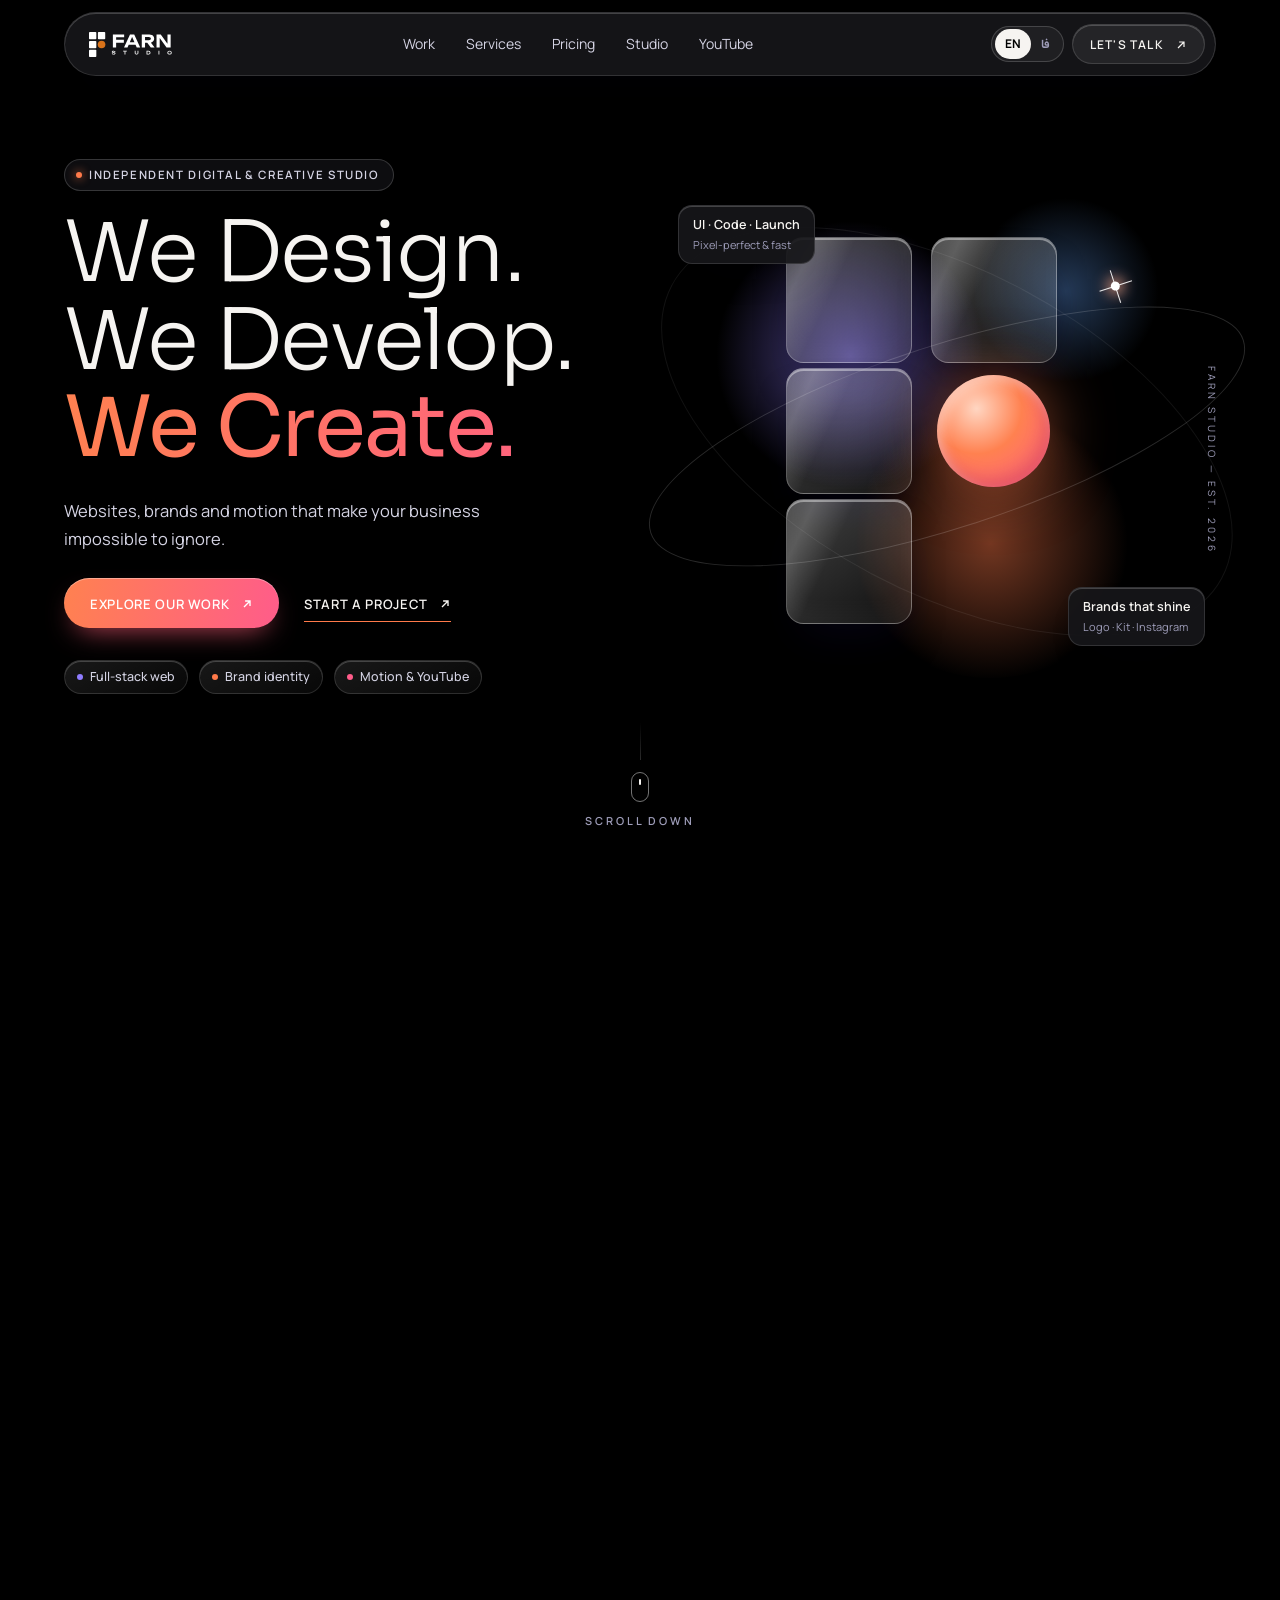
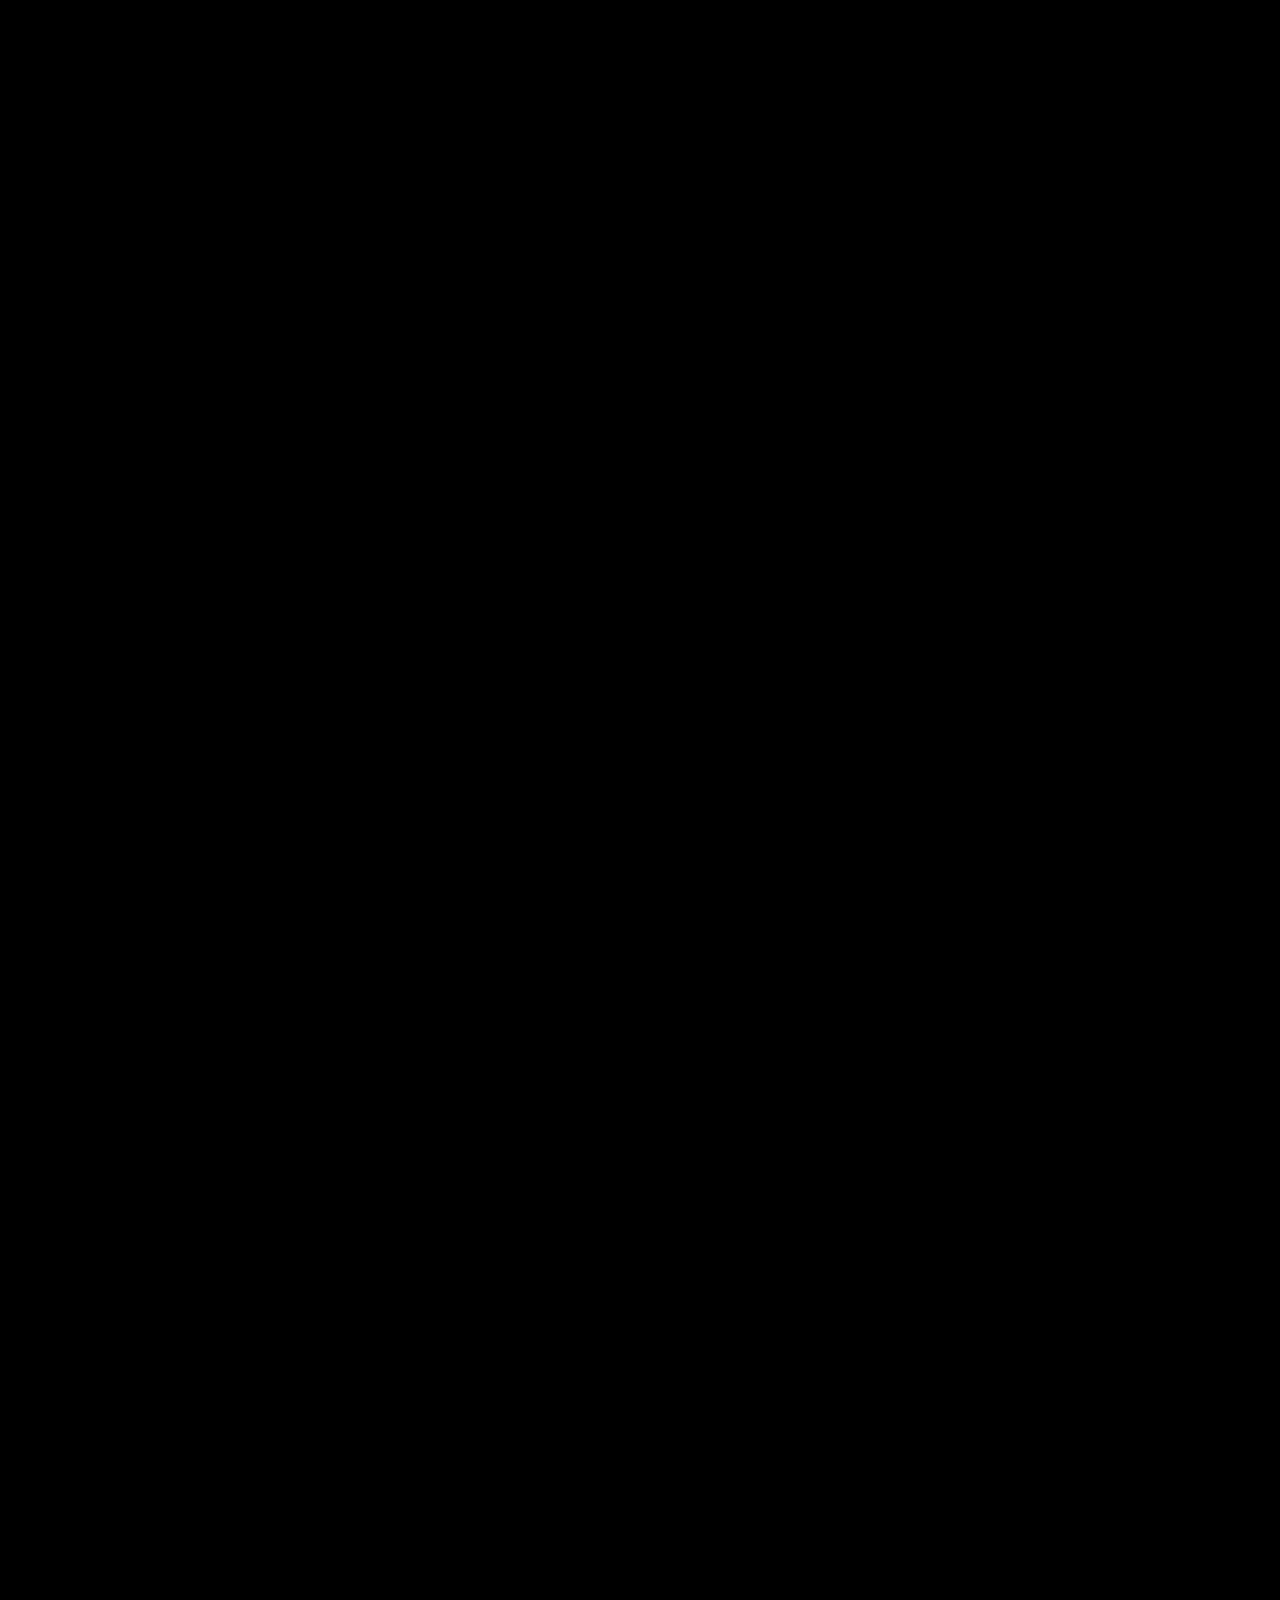
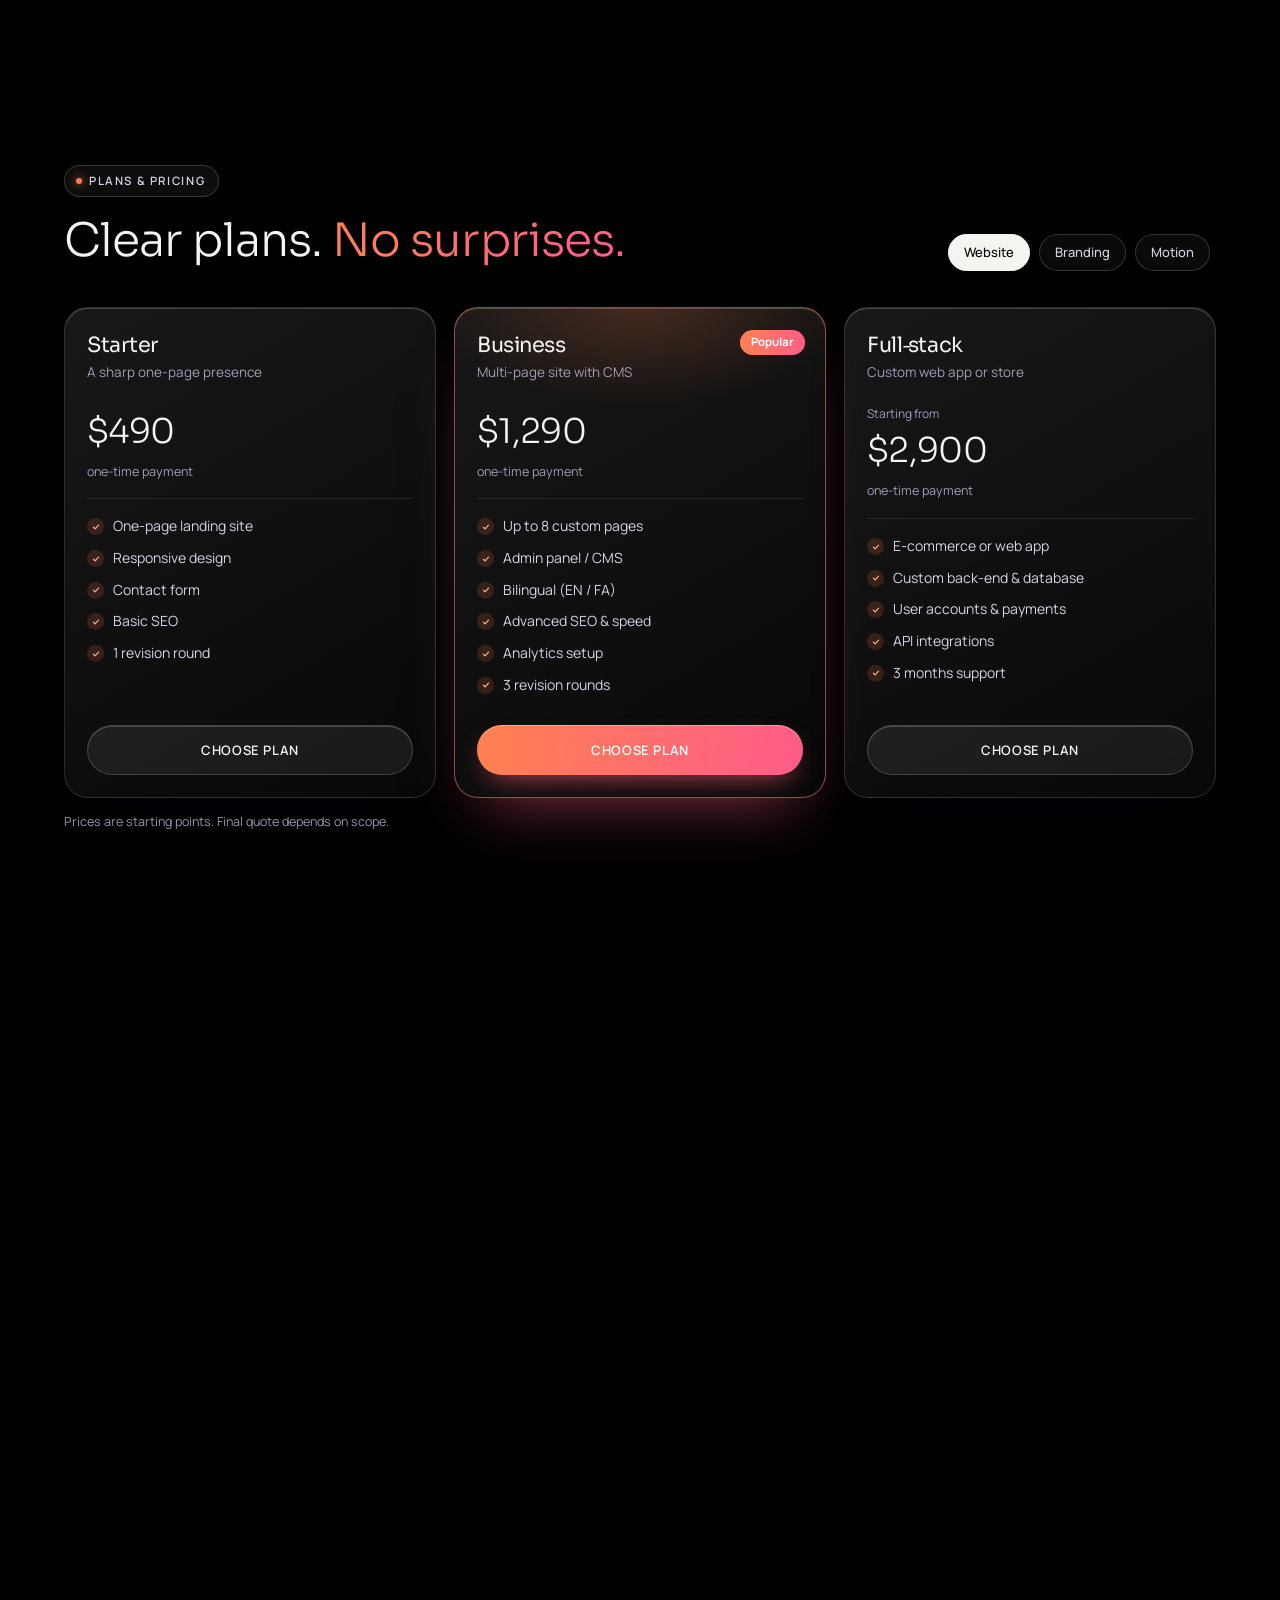
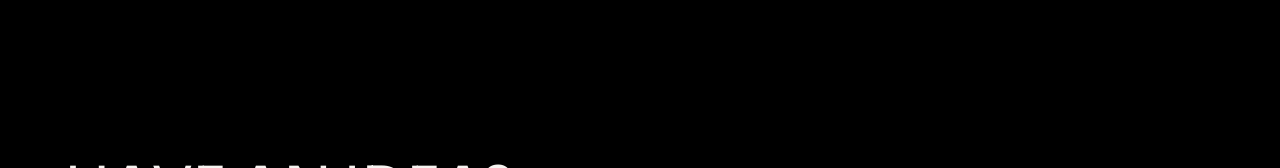
<file: index.html>
<!doctype html>
<html lang="en" dir="ltr">
<head>
  <meta charset="utf-8">
  <meta name="viewport" content="width=device-width, initial-scale=1, viewport-fit=cover">
  <title>FARN Studio — Design, Develop, Create</title>
  <meta name="description" content="FARN Studio is an independent studio for full‑stack websites, brand identity and motion.">
  <meta name="theme-color" content="#000000">

  <!-- Icons: white + orange FARN mark (tab / search), black background for the installed web app -->
  <link rel="icon" href="assets/brand/favicon.ico" sizes="any">
  <link rel="icon" href="assets/brand/favicon.svg" type="image/svg+xml">
  <link rel="icon" href="assets/brand/favicon-32.png" type="image/png" sizes="32x32">
  <link rel="apple-touch-icon" href="assets/brand/apple-touch-icon.png" sizes="180x180">
  <link rel="manifest" href="site.webmanifest">
  <meta name="apple-mobile-web-app-title" content="FARN">
  <meta name="apple-mobile-web-app-status-bar-style" content="black">
  <meta name="application-name" content="FARN Studio">

  <!-- Social / search -->
  <meta property="og:type" content="website">
  <meta property="og:site_name" content="FARN Studio">
  <meta property="og:title" content="FARN Studio — Design, Develop, Create">
  <meta property="og:description" content="Full‑stack websites, brand identity and motion — in English and Persian.">
  <meta property="og:url" content="https://hadi-ashrafi.github.io/farn-studio/">
  <meta property="og:image" content="https://hadi-ashrafi.github.io/farn-studio/assets/brand/icon-512.png">
  <meta name="twitter:card" content="summary">
  <link rel="canonical" href="https://hadi-ashrafi.github.io/farn-studio/">
  <link rel="alternate" hreflang="en" href="https://hadi-ashrafi.github.io/farn-studio/?lang=en">
  <link rel="alternate" hreflang="fa" href="https://hadi-ashrafi.github.io/farn-studio/?lang=fa">

  <!-- Styles first; fonts load without blocking the first paint -->
  <link rel="stylesheet" href="css/style.css">
  <link rel="preconnect" href="https://fonts.googleapis.com">
  <link rel="preconnect" href="https://fonts.gstatic.com" crossorigin>
  <link rel="stylesheet" href="https://fonts.googleapis.com/css2?family=Sora:wght@300;400;600&family=Manrope:wght@400;500;600&family=Vazirmatn:wght@400;500;600;700;800&display=swap" media="print" onload="this.media='all'">
  <noscript><link rel="stylesheet" href="https://fonts.googleapis.com/css2?family=Sora:wght@300;400;600&family=Manrope:wght@400;500;600&family=Vazirmatn:wght@400;500;600;700;800&display=swap"></noscript>
</head>
<body>
  <div class="ambient" aria-hidden="true"></div>

  <!-- ===== Header ===== -->
  <header class="header" id="header">
    <div class="container"><div class="header-inner glass blur">
      <a href="#top" class="logo" aria-label="FARN Studio">
        <img src="assets/brand/farn-horizontal-reversed.svg" alt="FARN Studio" width="120" height="40">
      </a>

      <nav class="menu" id="menu" aria-label="Main">
        <a href="#work" data-i18n="nav.work">Work</a>
        <a href="#services" data-i18n="nav.services">Services</a>
        <a href="#pricing" data-i18n="nav.pricing">Pricing</a>
        <a href="#studio" data-i18n="nav.studio">Studio</a>
        <a href="#youtube" data-i18n="nav.youtube">YouTube</a>
        <a href="#contact" class="menu-cta" data-i18n="nav.cta">Let's talk</a>
        <div class="menu-lang"><small data-i18n="nav.lang">Language</small><button class="lang js-lang" type="button" aria-label="Change language"><span data-lang="en">EN</span><span data-lang="fa">فا</span></button></div>
      </nav>

      <div class="header-actions">
        <button class="lang js-lang" id="langToggle" type="button" aria-label="Change language">
          <span data-lang="en">EN</span><span data-lang="fa">فا</span>
        </button>
        <a href="#contact" class="btn-outline talk">
          <span data-i18n="nav.cta">Let's talk</span>
          <svg class="ar" viewBox="0 0 16 16" width="12" height="12" aria-hidden="true"><path d="M4 12 12 4M5.5 4H12v6.5" fill="none" stroke="currentColor" stroke-width="1.6"/></svg>
        </a>
        <button class="burger" id="burger" type="button" aria-label="Menu" aria-expanded="false" aria-controls="menu"><span></span><span></span></button>
      </div>
    </div></div>
  </header>

  <main id="top">

    <!-- ===== Hero ===== -->
    <section class="hero">
      <div class="container hero-grid">
        <div class="hero-copy">
          <p class="eyebrow reveal" data-i18n="hero.eyebrow">Independent digital & creative studio</p>
          <h1 class="hero-title reveal">
            <span data-i18n="hero.l1">We Design.</span>
            <span data-i18n="hero.l2">We Develop.</span>
            <span class="accent" data-i18n="hero.l3">We Create.</span>
          </h1>
          <p class="hero-sub reveal" data-i18n="hero.sub">Websites, brands and motion that make your business impossible to ignore.</p>
          <div class="hero-ctas reveal">
            <a href="#work" class="btn btn-accent">
              <span data-i18n="hero.cta1">Explore our work</span>
              <svg class="ar" viewBox="0 0 16 16" width="12" height="12" aria-hidden="true"><path d="M4 12 12 4M5.5 4H12v6.5" fill="none" stroke="currentColor" stroke-width="1.8"/></svg>
            </a>
            <a href="#contact" class="link-line">
              <span data-i18n="hero.cta2">Start a project</span>
              <svg class="ar" viewBox="0 0 16 16" width="12" height="12" aria-hidden="true"><path d="M4 12 12 4M5.5 4H12v6.5" fill="none" stroke="currentColor" stroke-width="1.8"/></svg>
            </a>
          </div>
          <div class="hero-badges reveal">
            <span class="glass"><i class="dot-violet"></i><b data-i18n="hero.b1">Full‑stack web</b></span>
            <span class="glass"><i class="dot-coral"></i><b data-i18n="hero.b2">Brand identity</b></span>
            <span class="glass"><i class="dot-rose"></i><b data-i18n="hero.b3">Motion & YouTube</b></span>
          </div>
        </div>

        <!-- Brand visual: the FARN grid + sun, with orbit lines -->
        <div class="hero-art" aria-hidden="true">
          <span class="glow g1"></span><span class="glow g2"></span><span class="glow g3"></span>
          <div class="orbit o1"><i class="star"></i></div>
          <div class="orbit o2"></div>
          <div class="fgrid">
            <span class="sq q1"></span>
            <span class="sq q2"></span>
            <span class="sq q3"></span>
            <span class="sq q4"></span>
            <span class="sun"></span>
          </div>
          <span class="vtext" data-i18n="hero.vtext">FARN STUDIO — EST. 2026</span>
          <span class="art-chip blur ac1"><span data-i18n="hero.c1">UI · Code · Launch</span><small data-i18n="hero.c1s">Pixel‑perfect, fast</small></span>
          <span class="art-chip blur ac2"><span data-i18n="hero.c2">Brand that shines</span><small data-i18n="hero.c2s">Logo · Kit · Instagram</small></span>
        </div>
      </div>
      <a href="#services" class="scroll-cue"><span class="cue-line"></span><span class="mouse"><i></i></span><span data-i18n="hero.scroll">Scroll down</span></a>
    </section>

    <!-- ===== Services ===== -->
    <section class="section services-sec" id="services">
      <div class="container split">
        <header class="split-head reveal">
          <p class="eyebrow" data-i18n="services.eyebrow">What we do</p>
          <h2 class="h2" data-i18n="services.title">Turning ideas into impactful solutions.</h2>
        </header>
        <ol class="svc-list rail">
          <li class="svc glass reveal">
            <span class="ic"><svg viewBox="0 0 32 32" aria-hidden="true"><rect x="4" y="6" width="24" height="16" rx="2"/><path d="M12 27h8M16 22v5"/></svg></span>
            <span class="num">01</span>
            <h3 data-i18n="svc.1">Digital Design</h3>
            <p data-i18n="svc.1d">UI/UX, landing pages, prototypes</p>
          </li>
          <li class="svc glass reveal">
            <span class="ic"><svg viewBox="0 0 32 32" aria-hidden="true"><path d="M11 9 4 16l7 7M21 9l7 7-7 7"/></svg></span>
            <span class="num">02</span>
            <h3 data-i18n="svc.2">Full‑stack Development</h3>
            <p data-i18n="svc.2d">Websites, stores, web apps</p>
          </li>
          <li class="svc glass reveal">
            <span class="ic"><svg viewBox="0 0 32 32" aria-hidden="true"><rect x="5" y="5" width="9" height="9" rx="2"/><rect x="18" y="5" width="9" height="9" rx="2"/><rect x="5" y="18" width="9" height="9" rx="2"/><circle cx="22.5" cy="22.5" r="4"/></svg></span>
            <span class="num">03</span>
            <h3 data-i18n="svc.3">Brand Identity</h3>
            <p data-i18n="svc.3d">Logo, guidelines, visual system</p>
          </li>
          <li class="svc glass reveal">
            <span class="ic"><svg viewBox="0 0 32 32" aria-hidden="true"><rect x="5" y="5" width="22" height="22" rx="6"/><circle cx="16" cy="16" r="5"/><circle cx="22.5" cy="9.5" r=".8"/></svg></span>
            <span class="num">04</span>
            <h3 data-i18n="svc.4">Instagram Design</h3>
            <p data-i18n="svc.4d">Posts, stories, feed planning</p>
          </li>
          <li class="svc glass reveal">
            <span class="ic"><svg viewBox="0 0 32 32" aria-hidden="true"><path d="M10 7v18l15-9z"/></svg></span>
            <span class="num">05</span>
            <h3 data-i18n="svc.5">Motion & Video</h3>
            <p data-i18n="svc.5d">Animation, explainers, YouTube</p>
          </li>
        </ol>
      </div>
    </section>

    <!-- ===== Selected works ===== -->
    <section class="section" id="work">
      <div class="container split">
        <header class="split-head reveal">
          <p class="eyebrow" data-i18n="work.eyebrow">Selected works</p>
          <h2 class="h2" data-i18n-html="work.title">Ideas in action.</h2>
          <p class="muted" data-i18n="work.sub">Our websites open live — click a project to try it on desktop, tablet or mobile.</p>
          <div class="filters" id="filters" role="tablist">
            <button class="chip on" data-filter="all" data-i18n="work.f.all">All</button>
            <button class="chip" data-filter="web" data-i18n="work.f.web">Web</button>
            <button class="chip" data-filter="brand" data-i18n="work.f.brand">Brand</button>
            <button class="chip" data-filter="motion" data-i18n="work.f.motion">Motion</button>
          </div>
        </header>
        <div class="works rail" id="works"></div>
      </div>
    </section>

    <!-- ===== Motion band ===== -->
    <section class="section" id="motion"><div class="container"><div class="motion-band glass">
      <a class="mb-art" id="mbArt" target="_blank" rel="noopener" aria-label="YouTube">
        <span class="mb-sun"></span>
        <span class="mb-sq s1"></span><span class="mb-sq s2"></span><span class="mb-sq s3"></span><span class="mb-sq s4"></span><span class="mb-sq s5"></span>
        <span class="play-btn"><svg viewBox="0 0 24 24" width="18" height="18"><path d="M8 5v14l11-7z" fill="currentColor"/></svg></span>
      </a>
      <div class="mb-copy reveal">
        <p class="eyebrow" data-i18n="motion.eyebrow">Motion playground</p>
        <h2 class="h2" data-i18n-html="motion.title">A world <span class="accent">in motion.</span></h2>
        <p class="muted" data-i18n="motion.sub">Animations, stories and visual experiments for brands and our YouTube channel.</p>
        <a class="link-line" id="mbLink" target="_blank" rel="noopener">
          <span data-i18n="motion.cta">Watch more</span>
          <svg class="ar" viewBox="0 0 16 16" width="12" height="12" aria-hidden="true"><path d="M4 12 12 4M5.5 4H12v6.5" fill="none" stroke="currentColor" stroke-width="1.8"/></svg>
        </a>
      </div>
    </div></div></section>

    <!-- ===== Pricing ===== -->
    <section class="section" id="pricing">
      <div class="container">
        <div class="pricing-head reveal">
          <div>
            <p class="eyebrow" data-i18n="pricing.eyebrow">Plans & pricing</p>
            <h2 class="h2" data-i18n-html="pricing.title">Clear plans. <span class="accent">No surprises.</span></h2>
          </div>
          <div class="tabs" id="planTabs" role="tablist">
            <button class="chip on" data-plan="web" data-i18n="pricing.tab.web">Website</button>
            <button class="chip" data-plan="brand" data-i18n="pricing.tab.brand">Branding</button>
            <button class="chip" data-plan="motion" data-i18n="pricing.tab.motion">Motion</button>
          </div>
        </div>
        <div class="plans rail" id="plans"></div>
        <div class="plans-dots" id="planDots" aria-hidden="true"></div>
        <p class="note" data-i18n="pricing.note">Prices are starting points. Final quote depends on scope.</p>
      </div>
    </section>

    <!-- ===== About ===== -->
    <section class="section about" id="studio">
      <div class="container about-grid">
        <div class="reveal">
          <p class="eyebrow" data-i18n="about.eyebrow">About FARN</p>
          <h2 class="h2" data-i18n-html="about.title">We turn ideas into digital <span class="accent">experiences.</span></h2>
        </div>
        <div class="about-text reveal">
          <p data-i18n="about.p1">FARN is an independent creative studio for design, development and visual storytelling.</p>
          <p data-i18n="about.p2">“Farn” is the old Persian word for glory — the light that sets a brand apart. That's what we build.</p>
          <a href="#contact" class="btn-outline"><span data-i18n="about.cta">Work with us</span>
            <svg class="ar" viewBox="0 0 16 16" width="12" height="12" aria-hidden="true"><path d="M4 12 12 4M5.5 4H12v6.5" fill="none" stroke="currentColor" stroke-width="1.6"/></svg></a>
        </div>
        <div class="about-art glass reveal" aria-hidden="true">
          <div class="pattern" id="pattern"></div>
        </div>
      </div>
    </section>

    <!-- ===== YouTube ===== -->
    <section class="section yt-sec" id="youtube">
      <div class="container yt-grid">
        <div class="reveal">
          <p class="eyebrow" data-i18n="yt.eyebrow">On YouTube</p>
          <h2 class="h2" data-i18n-html="yt.title">Beyond the screen.</h2>
        </div>
        <div class="videos rail" id="videos"></div>
        <a class="subscribe glass" id="subLink" target="_blank" rel="noopener">
          <span data-i18n="yt.sub">Subscribe</span>
          <svg viewBox="0 0 24 24" width="22" height="22" aria-hidden="true"><path d="M21.6 7.2a2.5 2.5 0 0 0-1.8-1.8C18.2 5 12 5 12 5s-6.2 0-7.8.4A2.5 2.5 0 0 0 2.4 7.2 26 26 0 0 0 2 12a26 26 0 0 0 .4 4.8 2.5 2.5 0 0 0 1.8 1.8C5.8 19 12 19 12 19s6.2 0 7.8-.4a2.5 2.5 0 0 0 1.8-1.8A26 26 0 0 0 22 12a26 26 0 0 0-.4-4.8zM10 15V9l5.2 3z" fill="currentColor"/></svg>
        </a>
      </div>
    </section>

    <!-- ===== Contact ===== -->
    <section class="section contact-sec" id="contact">
      <div class="container">
        <div class="cta-band reveal">
          <h2 class="cta-title">
            <span data-i18n="cta.l1">Have an idea?</span>
            <span class="accent" data-i18n="cta.l2">Let's make it real.</span>
          </h2>
          <span class="cta-line" aria-hidden="true"></span>
        </div>

        <div class="contact-grid">
          <div class="contact-info glass reveal">
            <p class="muted" data-i18n="contact.sub">Tell us about your business and what you need. We reply within 24 hours.</p>
            <ul class="c-links">
              <li><a id="phoneLink"><small data-i18n="contact.phone">Phone</small><span id="phoneText" dir="ltr"></span></a></li>
              <li><a id="emailLink"><small data-i18n="contact.email">Email</small><span id="emailText" dir="ltr"></span></a></li>
              <li><a id="igLink" target="_blank" rel="noopener"><small data-i18n="contact.ig">Instagram</small><span id="igText" dir="ltr"></span></a></li>
              <li><a id="ytLink" target="_blank" rel="noopener"><small data-i18n="contact.yt">YouTube</small><span id="ytText" dir="ltr"></span></a></li>
            </ul>
          </div>

          <form class="form glass reveal" id="contactForm" novalidate>
            <div class="row2">
              <label class="field"><span><b data-i18n="contact.f.name">Your name</b> <em class="req">*</em></span><input id="f-name" type="text" autocomplete="name" required></label>
              <label class="field"><span><b data-i18n="contact.f.phone">Mobile number</b> <em class="req">*</em></span><input id="f-phone" type="tel" inputmode="tel" autocomplete="tel" dir="ltr" placeholder="0912 345 6789" required></label>
            </div>
            <label class="field"><span><b data-i18n="contact.f.email">Email</b> <i class="opt" data-i18n="contact.f.optional">(optional)</i></span><input id="f-email" type="email" autocomplete="email" dir="ltr" placeholder="name@example.com"></label>

            <div class="field">
              <span id="planLabel" data-i18n="contact.f.plan">Plan</span>
              <div class="dd" id="planDD">
                <button type="button" class="dd-btn" id="planBtn" aria-haspopup="listbox" aria-expanded="false" aria-labelledby="planLabel planBtn">
                  <span class="dd-val" id="planValue"></span>
                  <svg class="dd-chev" viewBox="0 0 24 24" width="18" height="18" aria-hidden="true"><path d="M6 9l6 6 6-6" fill="none" stroke="currentColor" stroke-width="2" stroke-linecap="round" stroke-linejoin="round"/></svg>
                </button>
                <ul class="dd-list" id="planList" role="listbox" tabindex="-1" aria-labelledby="planLabel"></ul>
              </div>
              <input type="hidden" id="f-plan" name="plan" value="custom">
            </div>

            <label class="field"><span><b data-i18n="contact.f.msg">About your project</b></span><textarea id="f-msg" rows="4"></textarea></label>
            <button class="btn btn-accent" type="submit">
              <span data-i18n="contact.f.send">Start a project</span>
              <svg class="ar" viewBox="0 0 16 16" width="12" height="12" aria-hidden="true"><path d="M4 12 12 4M5.5 4H12v6.5" fill="none" stroke="currentColor" stroke-width="1.8"/></svg>
            </button>
            <p class="form-msg" id="formMsg" role="status"></p>
          </form>
        </div>
      </div>
    </section>
  </main>

  <footer class="footer">
    <div class="container"><div class="footer-inner glass">
      <img src="assets/brand/farn-horizontal-reversed.svg" alt="FARN Studio" width="96" height="32" loading="lazy" decoding="async">
      <p>© <span id="year"></span> FARN Studio. <span data-i18n="footer.rights">All rights reserved.</span></p>
      <a class="f-phone" id="fPhoneLink"><svg viewBox="0 0 24 24" width="16" height="16" aria-hidden="true"><path d="M5 4h4l2 5-2.5 1.5a11 11 0 0 0 5 5L15 13l5 2v4a2 2 0 0 1-2 2A16 16 0 0 1 3 6a2 2 0 0 1 2-2" fill="none" stroke="currentColor" stroke-width="1.8" stroke-linejoin="round"/></svg><span id="fPhoneText" dir="ltr"></span></a>
      <div class="socials">
        <a id="fYt" target="_blank" rel="noopener" aria-label="YouTube"><svg viewBox="0 0 24 24"><path d="M21.6 7.2a2.5 2.5 0 0 0-1.8-1.8C18.2 5 12 5 12 5s-6.2 0-7.8.4A2.5 2.5 0 0 0 2.4 7.2 26 26 0 0 0 2 12a26 26 0 0 0 .4 4.8 2.5 2.5 0 0 0 1.8 1.8C5.8 19 12 19 12 19s6.2 0 7.8-.4a2.5 2.5 0 0 0 1.8-1.8A26 26 0 0 0 22 12a26 26 0 0 0-.4-4.8zM10 15V9l5.2 3z" fill="currentColor"/></svg></a>
        <a id="fIg" target="_blank" rel="noopener" aria-label="Instagram"><svg viewBox="0 0 24 24"><rect x="3" y="3" width="18" height="18" rx="5" fill="none" stroke="currentColor" stroke-width="1.8"/><circle cx="12" cy="12" r="4" fill="none" stroke="currentColor" stroke-width="1.8"/><circle cx="17.3" cy="6.7" r="1.2" fill="currentColor"/></svg></a>
        <a id="fMail" aria-label="Email"><svg viewBox="0 0 24 24"><rect x="3" y="5" width="18" height="14" rx="2" fill="none" stroke="currentColor" stroke-width="1.8"/><path d="m4 7 8 6 8-6" fill="none" stroke="currentColor" stroke-width="1.8"/></svg></a>
      </div>
    </div></div>
  </footer>

  <!-- ===== Live project viewer ===== -->
  <div class="viewer" id="viewer" role="dialog" aria-modal="true" aria-labelledby="viewerTitle" hidden>
    <div class="viewer-backdrop" data-close></div>
    <div class="viewer-panel">
      <div class="viewer-bar">
        <h3 id="viewerTitle"></h3>
        <span class="v-url" id="viewerUrl" dir="ltr"></span>
        <div class="devices" id="devices">
          <button class="dev on" data-dev="desktop" aria-label="Desktop"><svg viewBox="0 0 24 24"><rect x="3" y="4" width="18" height="12" rx="2"/><path d="M8 20h8M12 16v4"/></svg></button>
          <button class="dev" data-dev="tablet" aria-label="Tablet"><svg viewBox="0 0 24 24"><rect x="5" y="3" width="14" height="18" rx="2"/></svg></button>
          <button class="dev" data-dev="mobile" aria-label="Mobile"><svg viewBox="0 0 24 24"><rect x="8" y="3" width="8" height="18" rx="2"/></svg></button>
        </div>
        <a class="icon-btn" id="viewerRepo" target="_blank" rel="noopener" aria-label="GitHub"><svg viewBox="0 0 24 24"><path d="M9 19c-4 1.5-4-2-6-2.5m12 5v-3.5c0-1 .1-1.4-.5-2 2.8-.3 5.5-1.4 5.5-6a4.6 4.6 0 0 0-1.3-3.2 4.2 4.2 0 0 0-.1-3.2s-1.1-.3-3.5 1.3a12 12 0 0 0-6.2 0C6.5 2.8 5.4 3.1 5.4 3.1a4.2 4.2 0 0 0-.1 3.2A4.6 4.6 0 0 0 4 9.5c0 4.6 2.7 5.7 5.5 6-.6.6-.6 1.2-.5 2V21"/></svg></a>
        <a class="icon-btn" id="viewerOpen" target="_blank" rel="noopener" aria-label="Open in new tab"><svg viewBox="0 0 24 24"><path d="M14 4h6v6M20 4l-9 9M18 14v5a1 1 0 0 1-1 1H5a1 1 0 0 1-1-1V7a1 1 0 0 1 1-1h5"/></svg></a>
        <button class="icon-btn" data-close aria-label="Close"><svg viewBox="0 0 24 24"><path d="M6 6l12 12M18 6 6 18"/></svg></button>
      </div>
      <div class="viewer-stage">
        <div class="frame-wrap" id="frameWrap" data-dev="desktop">
          <div class="frame-loader"></div>
          <iframe id="viewerFrame" title="Project preview" referrerpolicy="no-referrer" sandbox="allow-scripts allow-same-origin allow-forms allow-popups"></iframe>
        </div>
        <p class="frame-hint" data-i18n="viewer.hint">Preview blank? Some sites block embedding — use “open in new tab”.</p>
      </div>
    </div>
  </div>

  <script src="js/config.js" defer></script>
  <script src="js/i18n.js" defer></script>
  <script src="js/main.js" defer></script>
</body>
</html>
</file>
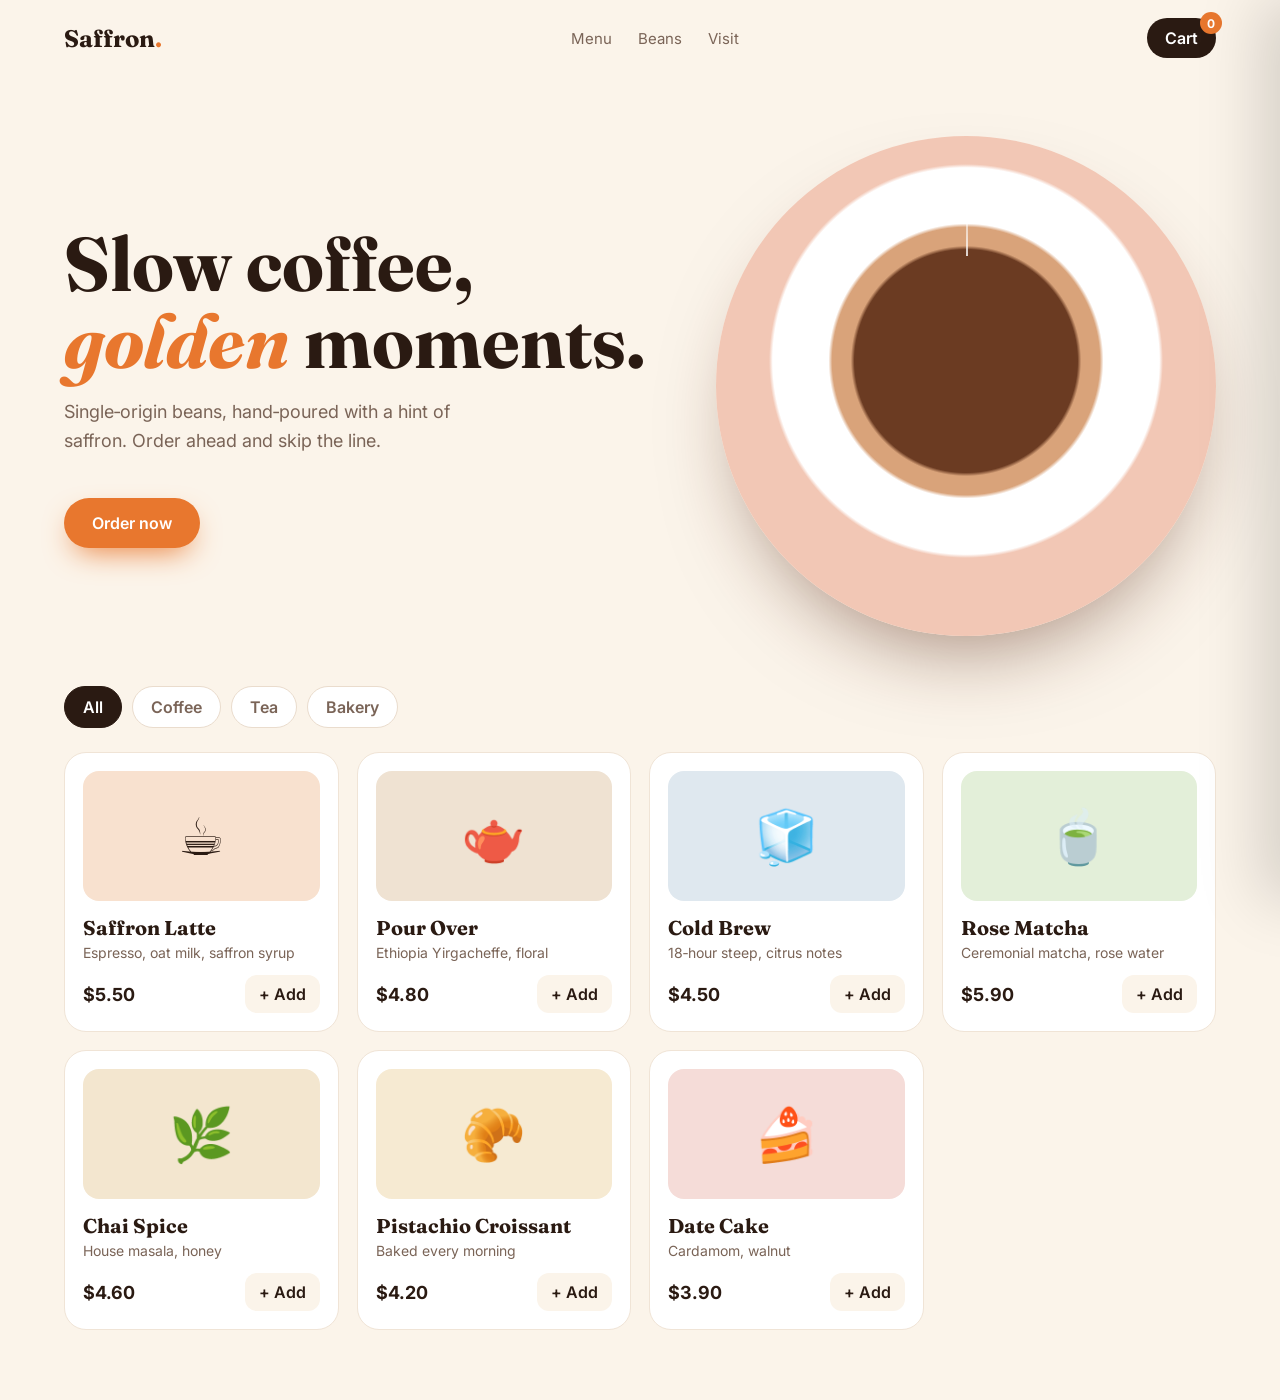
<file: work/demo-cafe/index.html>
<!doctype html>
<html lang="en">
<head>
<meta charset="utf-8">
<meta name="viewport" content="width=device-width, initial-scale=1">
<title>Saffron Café</title>
<link href="https://fonts.googleapis.com/css2?family=Fraunces:opsz,wght@9..144,600;9..144,700&family=Inter:wght@400;500;600&display=swap" rel="stylesheet">
<style>
  :root { --ink:#2a1a12; --cream:#fbf4ea; --saf:#e8772e; --rose:#f2c7b5; --muted:#7a6457; }
  *{box-sizing:border-box} body{margin:0;font-family:Inter,system-ui,sans-serif;background:var(--cream);color:var(--ink)}
  a{color:inherit;text-decoration:none} button{font:inherit;cursor:pointer;border:0}
  header{position:sticky;top:0;z-index:5;display:flex;align-items:center;justify-content:space-between;padding:18px 5vw;background:rgba(251,244,234,.85);backdrop-filter:blur(10px)}
  .logo{font-family:Fraunces,serif;font-size:24px;font-weight:700} .logo span{color:var(--saf)}
  nav{display:flex;gap:26px;font-size:15px;color:var(--muted)} nav a:hover{color:var(--ink)}
  .cart-btn{position:relative;background:var(--ink);color:#fff;padding:10px 18px;border-radius:999px;font-weight:600}
  .cart-btn b{position:absolute;top:-6px;right:-6px;min-width:22px;height:22px;border-radius:11px;background:var(--saf);font-size:12px;display:grid;place-items:center;transition:transform .3s}
  .cart-btn b.bump{transform:scale(1.35)}
  .hero{display:grid;grid-template-columns:1.1fr .9fr;gap:40px;align-items:center;padding:60px 5vw 40px}
  h1{font-family:Fraunces,serif;font-size:clamp(40px,6vw,76px);line-height:1.02;margin:0 0 18px}
  h1 em{color:var(--saf);font-style:italic}
  .hero p{color:var(--muted);font-size:18px;max-width:440px;line-height:1.6}
  .cta{display:inline-block;margin-top:24px;background:var(--saf);color:#fff;padding:15px 28px;border-radius:999px;font-weight:600;box-shadow:0 12px 30px -10px var(--saf)}
  .cup{aspect-ratio:1;border-radius:50%;background:radial-gradient(circle at 50% 45%,#6b3b22 0 30%,#d9a37a 31% 36%,#fff 37% 52%,var(--rose) 53%);position:relative;box-shadow:0 40px 80px -30px rgba(80,30,10,.5)}
  .cup::after{content:"";position:absolute;left:50%;top:6%;width:2px;height:18%;background:linear-gradient(transparent,rgba(255,255,255,.8));animation:steam 3s infinite}
  @keyframes steam{50%{transform:translateY(-12px) scaleY(1.3);opacity:.4}}
  .tabs{display:flex;gap:10px;padding:10px 5vw 24px;flex-wrap:wrap}
  .tab{padding:10px 18px;border-radius:999px;background:#fff;color:var(--muted);font-weight:600;border:1px solid #eadccd}
  .tab.on{background:var(--ink);color:#fff;border-color:var(--ink)}
  .menu{display:grid;grid-template-columns:repeat(auto-fill,minmax(230px,1fr));gap:18px;padding:0 5vw 70px}
  .item{background:#fff;border-radius:22px;padding:18px;border:1px solid #f0e4d6;transition:transform .3s}
  .item:hover{transform:translateY(-4px)}
  .pic{height:130px;border-radius:16px;margin-bottom:14px;display:grid;place-items:center;font-size:52px}
  .item h3{margin:0 0 4px;font-family:Fraunces,serif;font-size:20px} .item p{margin:0;color:var(--muted);font-size:14px}
  .row{display:flex;justify-content:space-between;align-items:center;margin-top:14px}
  .row b{font-size:18px} .add{background:var(--cream);color:var(--ink);padding:9px 14px;border-radius:12px;font-weight:600}
  .add:hover{background:var(--saf);color:#fff}
  .drawer{position:fixed;top:0;right:0;bottom:0;width:min(380px,100%);background:#fff;box-shadow:-20px 0 60px rgba(0,0,0,.15);transform:translateX(100%);transition:transform .45s cubic-bezier(.2,.8,.2,1);z-index:10;display:flex;flex-direction:column;padding:24px}
  .drawer.open{transform:none} .drawer h2{font-family:Fraunces,serif;margin:0 0 16px}
  .lines{flex:1;overflow:auto} .line{display:flex;justify-content:space-between;padding:12px 0;border-bottom:1px solid #f2e8dc}
  .total{display:flex;justify-content:space-between;font-weight:700;font-size:18px;margin:18px 0}
  .close{position:absolute;top:18px;right:20px;background:none;font-size:22px}
  .empty{color:var(--muted)}
  @media(max-width:720px){.hero{grid-template-columns:1fr}.cup{max-width:260px;margin:auto}nav{display:none}}
</style>
</head>
<body>
<header>
  <div class="logo">Saffron<span>.</span></div>
  <nav><a href="#menu">Menu</a><a href="#menu">Beans</a><a href="#menu">Visit</a></nav>
  <button class="cart-btn" id="cartBtn">Cart <b id="count">0</b></button>
</header>
<section class="hero">
  <div>
    <h1>Slow coffee,<br><em>golden</em> moments.</h1>
    <p>Single‑origin beans, hand‑poured with a hint of saffron. Order ahead and skip the line.</p>
    <a class="cta" href="#menu">Order now</a>
  </div>
  <div class="cup"></div>
</section>
<div class="tabs" id="tabs"></div>
<section class="menu" id="menu"></section>
<aside class="drawer" id="drawer">
  <button class="close" id="close">✕</button>
  <h2>Your order</h2>
  <div class="lines" id="lines"></div>
  <div class="total"><span>Total</span><span id="total">$0.00</span></div>
  <button class="cta" style="border:0;width:100%" onclick="alert('Demo checkout ✨')">Checkout</button>
</aside>
<script>
const items=[
 {n:"Saffron Latte",d:"Espresso, oat milk, saffron syrup",p:5.5,c:"Coffee",e:"☕",bg:"#f8e1cf"},
 {n:"Pour Over",d:"Ethiopia Yirgacheffe, floral",p:4.8,c:"Coffee",e:"🫖",bg:"#efe2d2"},
 {n:"Cold Brew",d:"18‑hour steep, citrus notes",p:4.5,c:"Coffee",e:"🧊",bg:"#dfe8ef"},
 {n:"Rose Matcha",d:"Ceremonial matcha, rose water",p:5.9,c:"Tea",e:"🍵",bg:"#e3efd9"},
 {n:"Chai Spice",d:"House masala, honey",p:4.6,c:"Tea",e:"🌿",bg:"#f3e6cf"},
 {n:"Pistachio Croissant",d:"Baked every morning",p:4.2,c:"Bakery",e:"🥐",bg:"#f6ead2"},
 {n:"Date Cake",d:"Cardamom, walnut",p:3.9,c:"Bakery",e:"🍰",bg:"#f5dcd8"},
];
const cats=["All",...new Set(items.map(i=>i.c))];let cat="All";const cart={};
const $=s=>document.querySelector(s);
function tabs(){$("#tabs").innerHTML=cats.map(c=>`<button class="tab ${c===cat?"on":""}" data-c="${c}">${c}</button>`).join("")}
function menu(){$("#menu").innerHTML=items.map((it,i)=>cat!=="All"&&it.c!==cat?"":`<div class="item"><div class="pic" style="background:${it.bg}">${it.e}</div><h3>${it.n}</h3><p>${it.d}</p><div class="row"><b>$${it.p.toFixed(2)}</b><button class="add" data-i="${i}">+ Add</button></div></div>`).join("")}
function draw(){const ks=Object.keys(cart);let tot=0,n=0;$("#lines").innerHTML=ks.length?ks.map(k=>{const it=items[k];tot+=it.p*cart[k];n+=cart[k];return`<div class="line"><span>${cart[k]} × ${it.n}</span><b>$${(it.p*cart[k]).toFixed(2)}</b></div>`}).join(""):'<p class="empty">Your cart is empty.</p>';$("#total").textContent="$"+tot.toFixed(2);const c=$("#count");c.textContent=n;c.classList.add("bump");setTimeout(()=>c.classList.remove("bump"),250)}
$("#tabs").onclick=e=>{const b=e.target.closest(".tab");if(!b)return;cat=b.dataset.c;tabs();menu()};
$("#menu").onclick=e=>{const b=e.target.closest(".add");if(!b)return;cart[b.dataset.i]=(cart[b.dataset.i]||0)+1;draw()};
$("#cartBtn").onclick=()=>$("#drawer").classList.add("open");$("#close").onclick=()=>$("#drawer").classList.remove("open");
tabs();menu();draw();
</script>
</body>
</html>
</file>
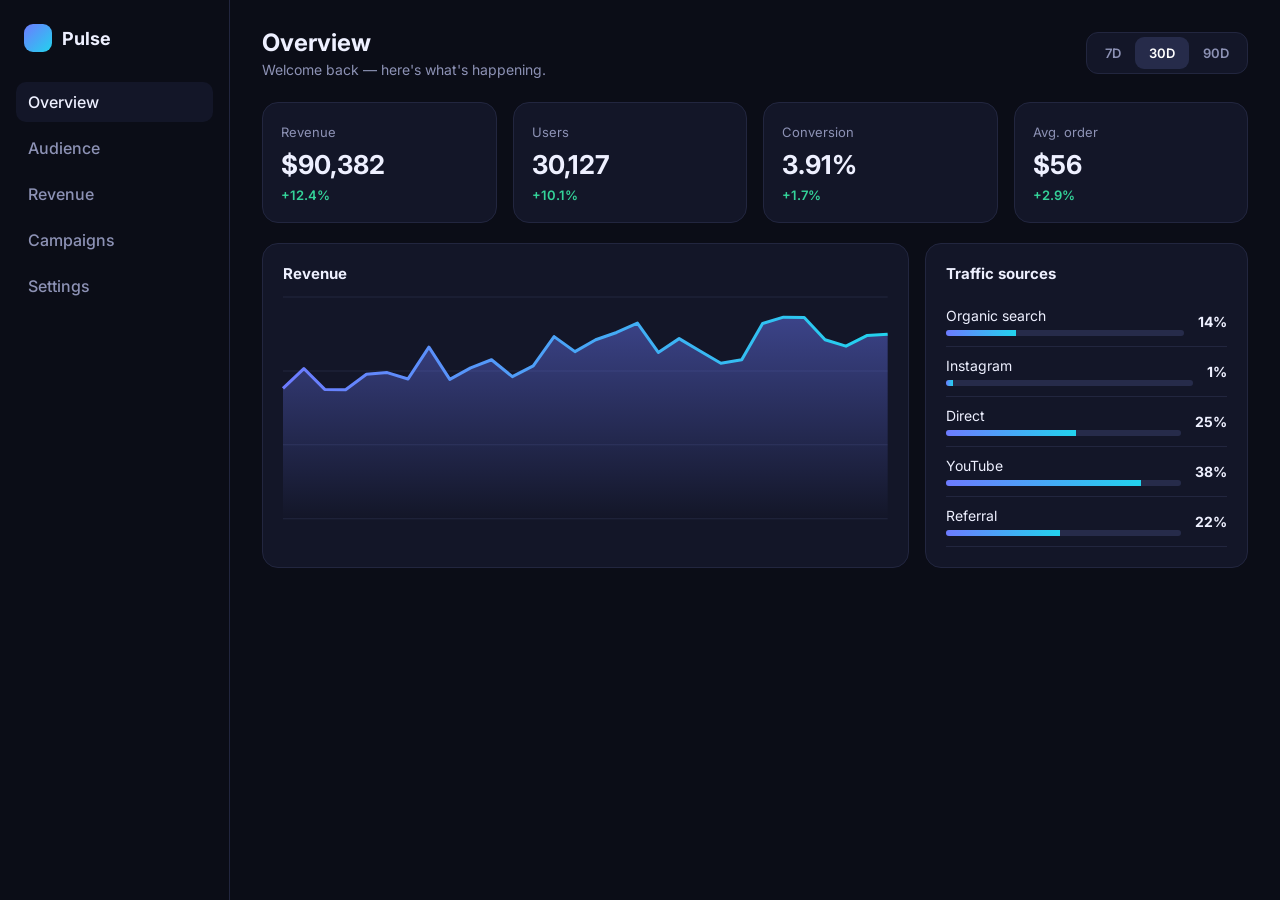
<file: work/demo-dashboard/index.html>
<!doctype html>
<html lang="en">
<head>
<meta charset="utf-8">
<meta name="viewport" content="width=device-width, initial-scale=1">
<title>Pulse Analytics</title>
<link href="https://fonts.googleapis.com/css2?family=Inter:wght@400;500;600;700&display=swap" rel="stylesheet">
<style>
  :root{--bg:#0b0d17;--panel:#131628;--line:#22263f;--text:#eef0ff;--muted:#8d92b5;--a:#6d7bff;--b:#22d3ee;--ok:#34d399}
  *{box-sizing:border-box}body{margin:0;font-family:Inter,system-ui,sans-serif;background:var(--bg);color:var(--text);display:flex;min-height:100vh}
  button{font:inherit;color:inherit;border:0;cursor:pointer;background:none}
  aside{width:230px;flex:none;border-right:1px solid var(--line);padding:24px 16px;display:flex;flex-direction:column;gap:6px}
  .brand{display:flex;align-items:center;gap:10px;font-weight:700;font-size:18px;margin:0 8px 24px}
  .brand i{width:28px;height:28px;border-radius:9px;background:linear-gradient(135deg,var(--a),var(--b))}
  .nav{padding:10px 12px;border-radius:10px;color:var(--muted);text-align:left;font-weight:500}
  .nav.on,.nav:hover{background:var(--panel);color:var(--text)}
  main{flex:1;padding:28px 32px;min-width:0}
  .top{display:flex;justify-content:space-between;align-items:center;gap:16px;flex-wrap:wrap;margin-bottom:24px}
  h1{margin:0;font-size:24px} .top p{margin:4px 0 0;color:var(--muted);font-size:14px}
  .seg{display:flex;background:var(--panel);border:1px solid var(--line);border-radius:12px;padding:4px}
  .seg button{padding:8px 14px;border-radius:9px;color:var(--muted);font-weight:600;font-size:13px}.seg .on{background:#262b4a;color:#fff}
  .kpis{display:grid;grid-template-columns:repeat(4,1fr);gap:16px;margin-bottom:20px}
  .kpi{background:var(--panel);border:1px solid var(--line);border-radius:16px;padding:18px}
  .kpi span{color:var(--muted);font-size:13px}.kpi b{display:block;font-size:26px;margin:8px 0 4px}.kpi em{font-style:normal;color:var(--ok);font-size:13px;font-weight:600}
  .grid{display:grid;grid-template-columns:2fr 1fr;gap:16px}
  .card{background:var(--panel);border:1px solid var(--line);border-radius:16px;padding:20px;position:relative}
  .card h2{margin:0 0 14px;font-size:15px}
  svg{width:100%;height:auto;display:block;overflow:visible}
  .tip{position:absolute;pointer-events:none;background:#fff;color:#111;font-size:12px;font-weight:600;padding:6px 10px;border-radius:8px;transform:translate(-50%,-130%);opacity:0;transition:opacity .15s;white-space:nowrap}
  .src{display:flex;justify-content:space-between;align-items:center;padding:10px 0;border-bottom:1px solid var(--line);font-size:14px}
  .bar{height:6px;border-radius:3px;background:#262b4a;margin-top:6px;overflow:hidden}.bar i{display:block;height:100%;background:linear-gradient(90deg,var(--a),var(--b));transition:width .8s}
  @media(max-width:900px){aside{display:none}.kpis{grid-template-columns:repeat(2,1fr)}.grid{grid-template-columns:1fr}main{padding:20px}}
</style>
</head>
<body>
<aside>
  <div class="brand"><i></i>Pulse</div>
  <button class="nav on">Overview</button><button class="nav">Audience</button><button class="nav">Revenue</button><button class="nav">Campaigns</button><button class="nav">Settings</button>
</aside>
<main>
  <div class="top">
    <div><h1>Overview</h1><p>Welcome back — here's what's happening.</p></div>
    <div class="seg" id="seg"><button data-r="7">7D</button><button data-r="30" class="on">30D</button><button data-r="90">90D</button></div>
  </div>
  <div class="kpis" id="kpis"></div>
  <div class="grid">
    <div class="card"><h2>Revenue</h2><svg id="chart" viewBox="0 0 600 240"></svg><div class="tip" id="tip"></div></div>
    <div class="card"><h2>Traffic sources</h2><div id="srcs"></div></div>
  </div>
</main>
<script>
const $=s=>document.querySelector(s);
function rnd(seed){return()=>((seed=Math.imul(seed^seed>>>15,seed|1)+0x6d2b79f5|0)>>>0)/4294967296}
function render(r){
  const R=rnd(r*97);const pts=Array.from({length:r>30?45:r},(_,i)=>2000+i*40+R()*900);
  const tot=pts.reduce((a,b)=>a+b,0);
  const k=[["Revenue","$"+Math.round(tot).toLocaleString(),"+"+(8+R()*10).toFixed(1)+"%"],["Users",Math.round(tot/3).toLocaleString(),"+"+(4+R()*8).toFixed(1)+"%"],["Conversion",(2+R()*2).toFixed(2)+"%","+"+(R()*2).toFixed(1)+"%"],["Avg. order","$"+(40+R()*30).toFixed(0),"+"+(R()*5).toFixed(1)+"%"]];
  $("#kpis").innerHTML=k.map(([a,b,c])=>`<div class="kpi"><span>${a}</span><b>${b}</b><em>${c}</em></div>`).join("");
  const W=600,H=220,max=Math.max(...pts)*1.1,step=W/(pts.length-1);
  const xy=pts.map((v,i)=>[i*step,H-v/max*H]);
  const d=xy.map((p,i)=>(i?"L":"M")+p[0].toFixed(1)+" "+p[1].toFixed(1)).join(" ");
  $("#chart").innerHTML=`<defs><linearGradient id="g" x1="0" x2="0" y1="0" y2="1"><stop offset="0" stop-color="#6d7bff" stop-opacity=".45"/><stop offset="1" stop-color="#6d7bff" stop-opacity="0"/></linearGradient><linearGradient id="l" x1="0" x2="1"><stop offset="0" stop-color="#6d7bff"/><stop offset="1" stop-color="#22d3ee"/></linearGradient></defs>
  ${[0,1,2,3].map(i=>`<line x1="0" x2="${W}" y1="${i*H/3}" y2="${i*H/3}" stroke="#22263f"/>`).join("")}
  <path d="${d} L${W} ${H} L0 ${H}Z" fill="url(#g)"/><path d="${d}" fill="none" stroke="url(#l)" stroke-width="3" stroke-linejoin="round"/>
  <circle id="dot" r="6" fill="#fff" stroke="#6d7bff" stroke-width="3" opacity="0"/>
  <rect width="${W}" height="${H}" fill="transparent" id="hit"/>`;
  const svg=$("#chart"),tip=$("#tip"),dot=$("#dot");
  $("#hit").onmousemove=e=>{const b=svg.getBoundingClientRect();const x=(e.clientX-b.left)/b.width*W;const i=Math.max(0,Math.min(pts.length-1,Math.round(x/step)));const [px,py]=xy[i];dot.setAttribute("cx",px);dot.setAttribute("cy",py);dot.setAttribute("opacity",1);tip.style.opacity=1;tip.style.left=(20+px/W*b.width)+"px";tip.style.top=(52+py/W*b.width)+"px";tip.textContent="Day "+(i+1)+" · $"+Math.round(pts[i]).toLocaleString()};
  $("#hit").onmouseleave=()=>{tip.style.opacity=0;dot.setAttribute("opacity",0)};
  const s=[["Organic search",R()],["Instagram",R()],["Direct",R()],["YouTube",R()],["Referral",R()]];const sm=s.reduce((a,b)=>a+b[1],0);
  $("#srcs").innerHTML=s.map(([n,v])=>`<div class="src"><div style="flex:1"><div>${n}</div><div class="bar"><i style="width:0" data-w="${v/sm*100*2.2}"></i></div></div><b style="margin-left:14px">${(v/sm*100).toFixed(0)}%</b></div>`).join("");
  requestAnimationFrame(()=>document.querySelectorAll(".bar i").forEach(i=>i.style.width=Math.min(100,i.dataset.w)+"%"));
}
$("#seg").onclick=e=>{const b=e.target.closest("button");if(!b)return;document.querySelectorAll("#seg button").forEach(x=>x.classList.toggle("on",x===b));render(+b.dataset.r)};
document.querySelectorAll(".nav").forEach(n=>n.onclick=()=>{document.querySelectorAll(".nav").forEach(x=>x.classList.toggle("on",x===n))});
render(30);
</script>
</body>
</html>
</file>
<file: css/style.css>
/* =========================================================
   FARN Studio — glass UI · one design for phone and desktop
   Performance:
   - background glows are static gradients (no filters/animation)
   - backdrop blur only where detail sits behind (header, hero
     tiles, floating chips); cards use a translucent fill
   - below-the-fold sections use content-visibility
   Old-phone friendly: no flex-gap, no aspect-ratio, no `inset`,
   fixed fallbacks before clamp().
   ========================================================= */

:root {
  /* palette: indigo night + coral → rose → violet */
  --bg: #000000;
  --text: #f6f4f1;
  --text-2: #d5d4e4;
  --muted: #9e9db9;
  --line: rgba(255, 255, 255, .09);
  --line-2: rgba(255, 255, 255, .17);

  --coral: #ff7a4a;
  --rose: #ff5c8a;
  --violet: #8f7cff;
  --sky: #6aa8ff;
  --accent-soft: #ffa98a;
  --grad: linear-gradient(100deg, #ff8150 0%, #ff5c8a 100%);
  --grad-btn: linear-gradient(100deg, #ff8150 0%, #ff5c8a 100%);

  --glass-fill: linear-gradient(150deg, rgba(255,255,255,.095), rgba(255,255,255,.03));
  --glass-border: rgba(255, 255, 255, .13);
  --glass-hi: rgba(255, 255, 255, .2);
  --glass-shadow: 0 18px 40px -26px rgba(4, 4, 20, .85);

  --container: 1240px;
  --gutter: 18px;
  --radius: 22px;
  --gap: 14px;

  --f-display: "Sora", "Vazirmatn", system-ui, -apple-system, "Segoe UI", sans-serif;
  --f-body: "Manrope", "Vazirmatn", system-ui, -apple-system, "Segoe UI", sans-serif;
  --ease: cubic-bezier(.2, .7, .2, 1);
  color-scheme: dark;
}
html[lang="fa"] {
  --f-display: "Vazirmatn", Tahoma, system-ui, sans-serif;
  --f-body: "Vazirmatn", Tahoma, system-ui, sans-serif;
}
@media (min-width: 640px) { :root { --gutter: 30px; --gap: 16px; } }
@media (min-width: 1100px) { :root { --gutter: 44px; --gap: 18px; } }

/* ---------- base ---------- */
*, *::before, *::after { box-sizing: border-box; }
html { -webkit-text-size-adjust: 100%; scroll-behavior: smooth; background: var(--bg); }
body { margin: 0; background: var(--bg); color: var(--text); font-family: var(--f-body); font-size: 15px; line-height: 1.65; -webkit-font-smoothing: antialiased; overflow-x: hidden; }
html[lang="fa"] body { font-size: 15.5px; line-height: 1.95; }
img, svg { display: block; max-width: 100%; }
a { color: inherit; text-decoration: none; }
button { font: inherit; color: inherit; background: none; border: 0; padding: 0; cursor: pointer; }
ol, ul { list-style: none; margin: 0; padding: 0; }
h1, h2, h3, p { margin: 0; }
h1, h2, h3 { font-family: var(--f-display); font-weight: 400; letter-spacing: -.02em; line-height: 1.1; }
html[lang="fa"] h1, html[lang="fa"] h2, html[lang="fa"] h3 { letter-spacing: 0; line-height: 1.45; }
::selection { background: var(--coral); color: #fff; }
:focus-visible { outline: 2px solid var(--accent-soft); outline-offset: 3px; }
body.lock { overflow: hidden; }

.container { width: 100%; max-width: var(--container); margin-left: auto; margin-right: auto; padding-left: var(--gutter); padding-right: var(--gutter); }
.muted { color: var(--muted); }
.accent { color: var(--coral); }
@supports ((-webkit-background-clip: text) or (background-clip: text)) {
  .accent { background: var(--grad); -webkit-background-clip: text; background-clip: text; color: transparent; -webkit-box-decoration-break: clone; box-decoration-break: clone; }
}

/* ---------- ambient background (static) ---------- */
.ambient { position: fixed; top: 0; left: 0; right: 0; bottom: 0; z-index: -1; pointer-events: none;
  background:
    radial-gradient(44% 36% at 90% 4%, rgba(255, 122, 74, .22), transparent 70%),
    radial-gradient(42% 40% at 4% 30%, rgba(143, 124, 255, .2), transparent 70%),
    radial-gradient(40% 34% at 76% 74%, rgba(255, 92, 138, .1), transparent 70%),
    radial-gradient(36% 30% at 14% 96%, rgba(106, 168, 255, .08), transparent 70%),
    #000000; }

/* ---------- glass ---------- */
.glass { position: relative; background: var(--glass-fill); border: 1px solid var(--glass-border); box-shadow: inset 0 1px 0 var(--glass-hi), var(--glass-shadow); }
.blur { background: rgba(22, 22, 26, .92); }
@supports ((-webkit-backdrop-filter: blur(1px)) or (backdrop-filter: blur(1px))) {
  html:not(.lite) .blur { background: linear-gradient(150deg, rgba(255,255,255,.1), rgba(255,255,255,.035)); -webkit-backdrop-filter: blur(16px) saturate(150%); backdrop-filter: blur(16px) saturate(150%); }
}

/* ---------- type & controls ---------- */
.eyebrow { display: inline-block; position: relative; margin-bottom: 18px; padding: 6px 13px 6px 24px; border-radius: 999px; border: 1px solid var(--line-2); background: rgba(255,255,255,.05);
  font-size: 11.5px; font-weight: 600; letter-spacing: .14em; text-transform: uppercase; color: var(--text-2); line-height: 1.5; }
.eyebrow::before { content: ""; position: absolute; left: 11px; top: 50%; width: 6px; height: 6px; margin-top: -3px; border-radius: 50%; background: var(--coral); box-shadow: 0 0 10px var(--coral); }
[dir="rtl"] .eyebrow { padding: 5px 24px 5px 13px; letter-spacing: 0; font-size: 13px; font-weight: 500; }
[dir="rtl"] .eyebrow::before { left: auto; right: 11px; }

.h2 { font-size: 30px; font-size: clamp(28px, 3.6vw, 46px); font-weight: 300; }
html[lang="fa"] .h2 { font-weight: 800; font-size: 26px; font-size: clamp(25px, 3.2vw, 40px); }

.ar { display: inline-block; vertical-align: middle; }
[dir="rtl"] .ar { transform: scaleX(-1); }
.btn > span, .btn-outline > span, .link-line > span { display: inline-block; vertical-align: middle; }
.btn .ar, .btn-outline .ar, .link-line .ar { margin-left: 8px; }
[dir="rtl"] .btn .ar, [dir="rtl"] .btn-outline .ar, [dir="rtl"] .link-line .ar { margin-left: 0; margin-right: 8px; }

.btn { display: inline-block; height: 50px; line-height: 50px; padding: 0 26px; border-radius: 999px; font-size: 13px; font-weight: 600; letter-spacing: .05em; text-transform: uppercase; white-space: nowrap; text-align: center; transition: transform .25s var(--ease), box-shadow .25s; }
html[lang="fa"] .btn { text-transform: none; letter-spacing: 0; font-size: 15px; font-weight: 700; }
.btn-accent { background: var(--grad-btn); color: #fff; box-shadow: 0 12px 28px -12px rgba(255, 92, 120, .8), inset 0 1px 0 rgba(255,255,255,.35); }
.btn-accent:hover { transform: translateY(-2px); box-shadow: 0 16px 34px -12px rgba(255, 92, 120, .95), inset 0 1px 0 rgba(255,255,255,.35); }
.btn-ghost { background: rgba(255,255,255,.07); border: 1px solid var(--line-2); color: var(--text); line-height: 48px; box-shadow: inset 0 1px 0 var(--glass-hi); }
.btn-ghost:hover { background: rgba(255,255,255,.13); }

.btn-outline { display: inline-block; height: 40px; line-height: 38px; padding: 0 17px; border-radius: 999px; border: 1px solid var(--glass-border); background: rgba(255,255,255,.07); box-shadow: inset 0 1px 0 var(--glass-hi);
  font-size: 12px; font-weight: 600; letter-spacing: .08em; text-transform: uppercase; white-space: nowrap; transition: background .25s, border-color .25s; }
html[lang="fa"] .btn-outline { text-transform: none; letter-spacing: 0; font-size: 14px; }
.btn-outline:hover { background: rgba(255,255,255,.13); border-color: var(--accent-soft); }

.link-line { display: inline-block; padding: 6px 0; border-bottom: 1px solid var(--coral); font-size: 13px; font-weight: 600; letter-spacing: .05em; text-transform: uppercase; transition: color .25s; }
html[lang="fa"] .link-line { text-transform: none; letter-spacing: 0; font-size: 15px; }
.link-line:hover { color: var(--accent-soft); }

.chip { display: inline-block; margin: 0 6px 8px 0; padding: 7px 15px; border-radius: 999px; border: 1px solid var(--line-2); background: rgba(255,255,255,.04); font-size: 13px; font-weight: 500; color: var(--text-2); transition: background .2s, color .2s; }
[dir="rtl"] .chip { margin: 0 0 8px 6px; font-size: 14px; }
.chip:hover { color: var(--text); background: rgba(255,255,255,.09); }
.chip.on { background: var(--text); border-color: var(--text); color: var(--bg); }

.round { display: inline-block; width: 44px; height: 44px; border-radius: 50%; border: 1px solid var(--glass-border); background: rgba(255,255,255,.06); box-shadow: inset 0 1px 0 var(--glass-hi); text-align: center; transition: border-color .2s, color .2s; }
.round svg { margin: 0 auto; }
.round:hover { border-color: var(--accent-soft); color: var(--accent-soft); }
[dir="rtl"] .round svg { transform: scaleX(-1); }

/* ---------- header ---------- */
.header { position: fixed; top: 10px; left: 0; right: 0; z-index: 50; }
.header-inner { display: flex; align-items: center; justify-content: space-between; height: 60px; padding: 0 8px 0 18px; border-radius: 999px; }
[dir="rtl"] .header-inner { padding: 0 18px 0 8px; }
.logo img { height: 27px; width: auto; }
.header-actions { display: flex; align-items: center; }
.header-actions > * { margin-left: 8px; }
[dir="rtl"] .header-actions > * { margin-left: 0; margin-right: 8px; }
.lang { height: 36px; padding: 0 3px; border-radius: 999px; border: 1px solid var(--line-2); background: rgba(255,255,255,.05); font-size: 12px; font-weight: 700; direction: ltr; white-space: nowrap; }
.lang span { display: inline-block; padding: 5px 10px; border-radius: 999px; color: var(--muted); font-family: "Manrope", "Vazirmatn", sans-serif; transition: background .2s, color .2s; }
html[lang="en"] .lang [data-lang="en"], html[lang="fa"] .lang [data-lang="fa"] { background: var(--text); color: var(--bg); }
.burger { position: relative; width: 42px; height: 42px; border-radius: 50%; border: 1px solid var(--line-2); background: rgba(255,255,255,.05); }
.burger span { position: absolute; left: 13px; right: 13px; height: 1.5px; background: var(--text); transition: transform .3s var(--ease), top .3s var(--ease); }
.burger span:first-child { top: 17px; } .burger span:last-child { top: 24px; }
.burger[aria-expanded="true"] span:first-child { top: 20px; transform: rotate(45deg); }
.burger[aria-expanded="true"] span:last-child { top: 20px; transform: rotate(-45deg); }
.talk { letter-spacing: .1em; }

.menu a { color: var(--text-2); transition: color .2s, background .2s; }
.menu-cta, .menu-lang { display: none; }

@media (max-width: 899px) {
  .header-actions .lang { display: none; }
  .menu { position: fixed; top: 78px; left: var(--gutter); right: var(--gutter); padding: 8px 18px; border-radius: 24px; border: 1px solid var(--glass-border); background: rgba(18, 18, 22, .97);
    box-shadow: inset 0 1px 0 var(--glass-hi), 0 30px 60px rgba(0,0,0,.5); max-height: calc(100vh - 100px); overflow-y: auto;
    visibility: hidden; opacity: 0; transform: translateY(-8px); transition: opacity .25s, transform .25s, visibility .25s; }
  .menu.open { visibility: visible; opacity: 1; transform: none; }
  .menu a { display: block; padding: 14px 4px; border-bottom: 1px solid var(--line); font-family: var(--f-display); font-size: 21px; font-weight: 300; color: var(--text); }
  html[lang="fa"] .menu a { font-weight: 600; font-size: 18.5px; }
  .menu a.active { color: var(--accent-soft); }
  .menu .menu-cta { display: block; color: var(--coral); }
  .menu-lang { display: flex; align-items: center; justify-content: space-between; padding: 14px 4px 8px; }
  .menu-lang small { color: var(--muted); font-size: 13px; }
}
@media (min-width: 900px) {
  .header { top: 12px; }
  .header-inner { height: 64px; padding: 0 10px 0 22px; }
  [dir="rtl"] .header-inner { padding: 0 22px 0 10px; }
  .logo img { height: 29px; }
  .burger { display: none; }
  .menu a { margin: 0 2px; padding: 7px 12px; border-radius: 999px; font-size: 14px; }
  html[lang="fa"] .menu a { font-size: 15px; }
  .menu a:hover, .menu a.active { color: var(--text); background: rgba(255,255,255,.08); }
}
@media (max-width: 359px) { .talk { display: none; } }

/* ---------- hero (same parts on every screen) ---------- */
.hero { position: relative; overflow: hidden; padding: 100px 0 28px; }
.hero-grid { position: relative; }
.hero-copy { position: relative; z-index: 2; }
.hero .eyebrow { max-width: 58%; border-radius: 18px; background: rgba(16, 16, 20, .82); }
.hero-title { margin: 74px 0 20px; font-size: 44px; font-size: clamp(40px, 12vw, 96px); font-weight: 300; line-height: 1.04; }
.hero-title span { display: block; }
.hero-title .accent { font-weight: 400; padding-bottom: .06em; }
html[lang="fa"] .hero-title { font-size: 38px; font-size: clamp(34px, 10.4vw, 80px); font-weight: 800; line-height: 1.36; }
html[lang="fa"] .hero-title span:not(.accent) { color: var(--text-2); font-weight: 600; }
.hero-sub { max-width: 420px; margin-bottom: 26px; font-size: 16.5px; color: var(--text-2); }
html[lang="fa"] .hero-sub { max-width: 440px; }
.hero-ctas .btn { margin: 0 22px 14px 0; }
[dir="rtl"] .hero-ctas .btn { margin: 0 0 14px 22px; }
.hero-badges { margin-top: 18px; }
.hero-badges span { display: inline-block; margin: 0 8px 8px 0; padding: 6px 12px; border-radius: 999px; font-size: 12.5px; color: var(--text-2); box-shadow: inset 0 1px 0 var(--glass-hi); }
[dir="rtl"] .hero-badges span { margin: 0 0 8px 8px; font-size: 13px; }
.hero-badges b { font-weight: 500; }
.hero-badges i { display: inline-block; width: 6px; height: 6px; margin-right: 7px; border-radius: 50%; vertical-align: 1px; }
[dir="rtl"] .hero-badges i { margin-right: 0; margin-left: 7px; }
.dot-violet { background: var(--violet); } .dot-coral { background: var(--coral); } .dot-rose { background: var(--rose); }

/* brand art: the FARN mark as glass tiles + sun (upright and whole) */
.hero-art { position: absolute; z-index: 1; top: -24px; right: -12%; width: 84%; max-width: 420px; pointer-events: none; }
[dir="rtl"] .hero-art { right: auto; left: -12%; }
.hero-art::before { content: ""; display: block; padding-top: 100%; }
.glow { position: absolute; border-radius: 50%; }
.g1 { left: 6%; top: 10%; width: 52%; height: 52%; background: radial-gradient(circle, rgba(143,124,255,.55), transparent 68%); }
.g2 { left: 30%; top: 46%; width: 56%; height: 50%; background: radial-gradient(circle, rgba(255,122,74,.45), transparent 68%); }
.g3 { left: 54%; top: 6%; width: 36%; height: 36%; background: radial-gradient(circle, rgba(106,168,255,.35), transparent 68%); }
.orbit { position: absolute; left: -30%; right: -30%; top: 34%; height: 34%; border: 1px solid rgba(255,255,255,.16); border-radius: 50%; transform: rotate(-18deg); }
.o2 { left: 6%; right: 6%; top: 20%; height: 60%; transform: rotate(28deg); border-color: rgba(255,255,255,.07); }
.star { position: absolute; right: 30%; top: -5px; width: 9px; height: 9px; border-radius: 50%; background: #fff; box-shadow: 0 0 14px 4px rgba(255,169,138,.8); }
.star::before, .star::after { content: ""; position: absolute; left: 50%; top: 50%; background: rgba(255,255,255,.9); }
.star::before { width: 34px; height: 1px; margin: -.5px 0 0 -17px; }
.star::after { width: 1px; height: 34px; margin: -17px 0 0 -.5px; }
.fgrid { position: absolute; left: 20%; top: 14%; width: 60%; height: 72%; }
.sq { position: absolute; width: 39%; height: 32.5%; border-radius: 14%; overflow: hidden;
  background: linear-gradient(145deg, rgba(255,255,255,.26), rgba(255,255,255,.06)); border: 1px solid rgba(255,255,255,.3);
  box-shadow: inset 0 2px 0 rgba(255,255,255,.4), inset 0 -12px 24px rgba(255,255,255,.04), 0 24px 44px -18px rgba(8,6,30,.7); }
@supports ((-webkit-backdrop-filter: blur(1px)) or (backdrop-filter: blur(1px))) {
  html:not(.lite) .sq { background: linear-gradient(145deg, rgba(255,255,255,.22), rgba(255,255,255,.04)); -webkit-backdrop-filter: blur(14px) saturate(160%); backdrop-filter: blur(14px) saturate(160%); }
}
.sq::after { content: ""; position: absolute; left: -30%; top: -60%; width: 60%; height: 220%; transform: rotate(25deg); background: linear-gradient(90deg, transparent, rgba(255,255,255,.18), transparent); }
.q1 { left: 0; top: 0; } .q2 { left: 45%; top: 0; } .q3 { left: 0; top: 33.75%; } .q4 { left: 0; top: 67.5%; }
.sun { position: absolute; left: 47%; top: 35.5%; width: 35%; height: 29%; border-radius: 50%;
  background: radial-gradient(circle at 35% 30%, #ffd6c2, #ff8150 42%, #ff5c8a 100%);
  box-shadow: 0 0 60px rgba(255,122,74,.5), inset -6px -8px 16px rgba(150,20,60,.25), inset 5px 6px 12px rgba(255,255,255,.45); }
.vtext { display: none; position: absolute; right: -4px; top: 38%; font-size: 10px; letter-spacing: .3em; color: var(--muted); writing-mode: vertical-rl; direction: ltr; }
[dir="rtl"] .vtext { right: auto; left: -4px; letter-spacing: .05em; font-size: 11.5px; direction: rtl; }
.art-chip { position: absolute; padding: 8px 12px; border-radius: 14px; font-size: 11.5px; font-weight: 600; white-space: nowrap; border: 1px solid var(--glass-border); box-shadow: inset 0 1px 0 var(--glass-hi), var(--glass-shadow); }
.art-chip small { display: block; font-weight: 400; color: var(--muted); font-size: 10.5px; }
[dir="rtl"] .art-chip { font-size: 12.5px; }
.ac1 { left: 2%; top: 4%; } .ac2 { right: 14%; bottom: 8%; }
[dir="rtl"] .ac1 { left: auto; right: 2%; } [dir="rtl"] .ac2 { right: auto; left: 14%; }

.scroll-cue { display: flex; flex-direction: column; align-items: center; width: 140px; margin: 30px auto 0; font-size: 11px; font-weight: 600; letter-spacing: .26em; text-transform: uppercase; color: var(--muted); }
html[lang="fa"] .scroll-cue { letter-spacing: 0; font-size: 12.5px; text-transform: none; }
.cue-line { width: 1px; height: 38px; margin-bottom: 12px; background: linear-gradient(transparent, var(--line-2)); }
.mouse { position: relative; display: block; width: 18px; height: 30px; margin-bottom: 10px; border: 1.5px solid rgba(255,255,255,.45); border-radius: 10px; }
.mouse i { position: absolute; left: 50%; top: 6px; width: 2px; height: 6px; margin-left: -1px; border-radius: 2px; background: var(--text); }

@media (max-width: 419px) { .art-chip { display: none; } }
@media (min-width: 640px) and (max-width: 899px) { .hero-art { width: 62%; right: -4%; } [dir="rtl"] .hero-art { left: -4%; } }
@media (min-width: 900px) {
  .hero { min-height: 100vh; min-height: 100svh; padding: 120px 0 30px; display: flex; flex-direction: column; justify-content: center; }
  .hero > .container { width: 100%; }
  .hero-grid { display: grid; grid-template-columns: 1.05fr .95fr; grid-gap: 20px; align-items: center; }
  .hero .eyebrow { max-width: none; border-radius: 999px; }
  .hero-title { margin-top: 0; font-size: clamp(56px, 6.6vw, 96px); }
  html[lang="fa"] .hero-title { font-size: clamp(48px, 5.8vw, 80px); }
  .hero-art { position: relative; top: auto; right: auto; width: 100%; max-width: 560px; margin: 0 auto; }
  [dir="rtl"] .hero-art { left: auto; }
  .orbit { left: -8%; right: -8%; }
  .star { right: 16%; }
  .vtext { display: block; }
  .art-chip { padding: 9px 14px; font-size: 12.5px; } .art-chip small { font-size: 11px; }
  .ac1 { left: 0; top: 8%; } .ac2 { right: 2%; bottom: 10%; }
  [dir="rtl"] .ac1 { left: auto; right: 0; } [dir="rtl"] .ac2 { right: auto; left: 2%; }
  .scroll-cue { margin-top: 20px; }
}
@media (prefers-reduced-motion: no-preference) {
  html:not(.lite) .o1 { animation: tilt 14s ease-in-out infinite alternate; }
  html:not(.lite) .sun { animation: glow 5s ease-in-out infinite alternate; }
  html:not(.lite) .art-chip { animation: bob 6s ease-in-out infinite alternate; }
  html:not(.lite) .ac2 { animation-delay: -3s; }
  .mouse i { animation: wheel 2s infinite; }
  @keyframes tilt { to { transform: rotate(-10deg); } }
  @keyframes glow { to { box-shadow: 0 0 95px rgba(255,122,74,.7), inset -6px -8px 16px rgba(150,20,60,.25), inset 5px 6px 12px rgba(255,255,255,.45); } }
  @keyframes bob { to { transform: translateY(-8px); } }
  @keyframes wheel { 0% { opacity: 0; transform: translateY(0); } 40% { opacity: 1; } 100% { opacity: 0; transform: translateY(9px); } }
}

/* ---------- sections ---------- */
.section { padding: 56px 0; }
.section:not(#contact):not(#pricing) { content-visibility: auto; contain-intrinsic-size: auto 760px; }
.split { display: grid; grid-template-columns: 1fr; grid-gap: 24px; }
.split-head .muted { margin-top: 12px; max-width: 300px; }
@media (min-width: 1000px) {
  .section { padding: 84px 0; }
  .split { grid-template-columns: 290px 1fr; grid-gap: 50px; align-items: start; }
}

/* shared horizontal rail (phones) → grid (desktop) */
.rail { display: grid; grid-auto-flow: column; grid-gap: var(--gap); overflow-x: auto; overflow-y: hidden; -webkit-overflow-scrolling: touch; scroll-snap-type: x mandatory; scrollbar-width: none;
  margin: 0 calc(var(--gutter) * -1); padding: 4px var(--gutter) 22px; scroll-padding: 0 var(--gutter); }
.rail::-webkit-scrollbar { display: none; }
.rail > * { scroll-snap-align: start; }

/* ---------- services: square glass cards ---------- */
.svc-list { grid-auto-columns: 46%; }
.svc { position: relative; padding: 18px 16px; border-radius: var(--radius); transition: transform .3s var(--ease), border-color .3s; }
.svc::before { content: ""; float: left; padding-top: 100%; }
[dir="rtl"] .svc::before { float: right; }
.svc::after { content: ""; display: table; clear: both; }
.svc:hover { transform: translateY(-4px); border-color: rgba(255,255,255,.26); }
.svc .ic { display: inline-block; width: 44px; height: 44px; padding: 10px; margin-bottom: 16px; border-radius: 14px; background: rgba(255,255,255,.08); border: 1px solid var(--line-2); box-shadow: inset 0 1px 0 var(--glass-hi); color: var(--accent-soft); }
.svc:nth-child(even) .ic { color: #b9adff; }
.svc svg { width: 22px; height: 22px; fill: none; stroke: currentColor; stroke-width: 1.5; stroke-linejoin: round; stroke-linecap: round; }
.svc .num { display: block; margin-bottom: 2px; font-size: 12px; color: var(--muted); font-family: "Manrope", "Vazirmatn", sans-serif; }
.svc h3 { font-size: 15.5px; font-weight: 500; line-height: 1.35; }
html[lang="fa"] .svc h3 { font-weight: 700; line-height: 1.6; }
.svc p { margin-top: 6px; font-size: 12.5px; color: var(--muted); line-height: 1.55; }
html[lang="fa"] .svc p { font-size: 13px; line-height: 1.8; }
@media (min-width: 640px) { .svc-list { grid-auto-columns: 30%; } }
@media (min-width: 1000px) { .svc-list { grid-auto-flow: row; grid-template-columns: repeat(5, 1fr); grid-auto-columns: auto; margin: 0; padding: 0; overflow: visible; } }

/* ---------- works ---------- */
.filters { margin-top: 20px; }
.slider-nav { margin-top: 14px; }
.slider-nav .round { margin-right: 8px; }
[dir="rtl"] .slider-nav .round { margin-right: 0; margin-left: 8px; }
.works { grid-auto-columns: 82%; }
@media (min-width: 640px) { .works { grid-auto-columns: 46%; } }
@media (min-width: 1000px) { .works { grid-auto-columns: calc((100% - 2 * var(--gap)) / 3); margin: 0; padding: 4px 0 22px; scroll-padding: 0; } }
.wcard { display: block; width: 100%; padding: 8px; border-radius: var(--radius); overflow: hidden; text-align: start; transition: transform .3s var(--ease), border-color .3s; }
.wcard:hover { transform: translateY(-4px); border-color: rgba(255,255,255,.26); }
.wcard.hide { display: none; }
.wthumb { position: relative; padding-top: 80%; overflow: hidden; border-radius: 15px;
  background: radial-gradient(110% 80% at 30% 15%, var(--a1), transparent 62%), radial-gradient(80% 70% at 90% 100%, var(--a2), transparent 60%), linear-gradient(160deg, #1c1c22, #0c0c0f); }
.wthumb > * { position: absolute; }
.wcard .art, .wcard .device { transition: transform .5s var(--ease); }
.wcard:hover .art, .wcard:hover .device { transform: scale(1.03); }
.wmeta { padding: 12px 6px 4px; }
.wmeta h3 { font-size: 16px; font-weight: 600; letter-spacing: .03em; text-transform: uppercase; }
html[lang="fa"] .wmeta h3 { text-transform: none; letter-spacing: 0; font-weight: 700; font-size: 16.5px; }
.wmeta small { display: block; margin-top: 2px; font-size: 12px; color: var(--muted); }
.warrow { display: none; }
.wtag { position: absolute; top: 10px; left: 10px; z-index: 2; padding: 4px 11px; border-radius: 999px; font-size: 11px; font-weight: 600; background: rgba(0,0,0,.6); border: 1px solid rgba(255,255,255,.2); }
[dir="rtl"] .wtag { left: auto; right: 10px; font-size: 12px; }
.wtag i { display: inline-block; width: 6px; height: 6px; margin-right: 6px; border-radius: 50%; background: #4ade80; box-shadow: 0 0 8px #4ade80; vertical-align: 1px; }
[dir="rtl"] .wtag i { margin-right: 0; margin-left: 6px; }
.device { top: 14%; left: 8%; right: 8%; bottom: 8%; border-radius: 10px; overflow: hidden; background: #0b0b0e; border: 1px solid rgba(255,255,255,.2); box-shadow: 0 30px 50px -20px rgba(0,0,0,.8); }
.device .bar { height: 18px; background: #1a1a20; border-bottom: 1px solid var(--line); direction: ltr; }
.device .bar i { display: inline-block; width: 6px; height: 6px; margin: 6px 0 0 6px; border-radius: 50%; background: #3d3d46; }
.device .screen { position: absolute; top: 18px; left: 0; right: 0; bottom: 0; overflow: hidden; direction: ltr; }
.device iframe { position: absolute; top: 0; left: 0; width: 1280px; height: 1400px; border: 0; transform-origin: 0 0; pointer-events: none; }
.device .shot { position: absolute; top: 0; left: 0; right: 0; bottom: 0; padding: 12%; }
.shot b { display: block; width: 70%; height: 10%; margin-bottom: 7%; border-radius: 4px; }
.shot u { display: block; width: 90%; height: 5%; margin-bottom: 4%; border-radius: 3px; background: rgba(255,255,255,.18); }
.shot u:nth-of-type(2) { width: 60%; }
.shot s { display: inline-block; width: 30%; height: 28%; margin: 8% 3% 0 0; border-radius: 6px; background: rgba(255,255,255,.08); }
.art { top: 0; left: 0; right: 0; bottom: 0; }
.art .c { position: absolute; border-radius: 50%; }
.art .r { position: absolute; border-radius: 18%; border: 1px solid rgba(255,255,255,.4); background: rgba(255,255,255,.1); box-shadow: inset 0 1px 0 rgba(255,255,255,.35); }
.art .p { position: absolute; left: 50%; top: 46%; width: 58px; height: 58px; margin: -29px 0 0 -29px; border-radius: 50%; border: 1px solid rgba(255,255,255,.6); background: rgba(255,255,255,.18); box-shadow: inset 0 1px 0 rgba(255,255,255,.5); }
.art .p::before { content: ""; position: absolute; left: 23px; top: 19px; border-left: 16px solid #fff; border-top: 10px solid transparent; border-bottom: 10px solid transparent; }

/* ---------- motion band ---------- */
.motion-band { display: grid; grid-template-columns: 1fr; border-radius: 28px; overflow: hidden; }
.mb-art { position: relative; display: block; min-height: 240px; overflow: hidden; background: radial-gradient(70% 90% at 40% 50%, rgba(255,122,74,.28), transparent 70%), radial-gradient(50% 60% at 85% 20%, rgba(143,124,255,.3), transparent 70%); }
.mb-sun { position: absolute; left: 38%; top: 50%; width: 190px; height: 190px; margin: -95px 0 0 -95px; border-radius: 50%; background: radial-gradient(circle at 35% 30%, #ffd6c2, #ff8150 42%, #ff5c8a); box-shadow: 0 0 110px rgba(255,122,74,.45); }
.mb-sq { position: absolute; border: 1px solid rgba(255,255,255,.35); border-radius: 22%; background: linear-gradient(145deg, rgba(255,255,255,.22), rgba(255,255,255,.05)); box-shadow: inset 0 1px 0 rgba(255,255,255,.4); }
@supports ((-webkit-backdrop-filter: blur(1px)) or (backdrop-filter: blur(1px))) { html:not(.lite) .mb-sq { -webkit-backdrop-filter: blur(10px); backdrop-filter: blur(10px); } }
.s1 { width: 66px; height: 66px; left: 8%; top: 14%; transform: rotate(-12deg); }
.s2 { width: 42px; height: 42px; left: 62%; top: 16%; transform: rotate(18deg); }
.s3 { width: 112px; height: 112px; left: 44%; top: 46%; transform: rotate(-8deg); }
.s4 { width: 26px; height: 26px; left: 18%; top: 76%; transform: rotate(30deg); }
.s5 { width: 52px; height: 52px; left: 78%; top: 66%; transform: rotate(-24deg); }
.play-btn { position: absolute; z-index: 2; left: 50%; top: 50%; display: flex; align-items: center; justify-content: center; width: 64px; height: 64px; margin: -32px 0 0 -32px; border-radius: 50%; border: 1px solid rgba(255,255,255,.7); background: rgba(255,255,255,.16); box-shadow: inset 0 1px 0 rgba(255,255,255,.5), 0 10px 30px rgba(0,0,0,.25); transition: transform .3s var(--ease), background .3s; }
.play-btn svg { margin-left: 3px; }
.mb-art:hover .play-btn, .vcard:hover .play-btn { transform: scale(1.06); background: var(--coral); border-color: var(--coral); }
.mb-copy { padding: 30px 22px 34px; }
.mb-copy .muted { margin: 12px 0 20px; max-width: 360px; }
@media (min-width: 900px) {
  .motion-band { grid-template-columns: 1.25fr 1fr; }
  .mb-art { min-height: 380px; }
  .mb-sun { width: 280px; height: 280px; margin: -140px 0 0 -140px; }
  .mb-copy { padding: 54px 48px; align-self: center; }
}

/* ---------- pricing ---------- */
.pricing-head { display: flex; flex-wrap: wrap; align-items: flex-end; justify-content: space-between; margin-bottom: 22px; }
.pricing-head > div:first-child { margin: 0 20px 14px 0; }
[dir="rtl"] .pricing-head > div:first-child { margin: 0 0 14px 20px; }
.plans { grid-auto-columns: 84%; align-items: stretch; }
@media (min-width: 640px) { .plans { grid-auto-columns: 58%; } }
@media (min-width: 900px) { .plans { grid-auto-flow: row; grid-template-columns: repeat(3, 1fr); grid-auto-columns: auto; margin: 0; padding: 6px 0 0; overflow: visible; } }
.plan { display: flex; flex-direction: column; padding: 26px 22px 22px; border-radius: 24px; transition: transform .3s var(--ease); }
@media (min-width: 900px) { .plan:hover { transform: translateY(-4px); } }
.plan.featured { border-color: rgba(255,120,130,.55); box-shadow: inset 0 1px 0 var(--glass-hi), 0 30px 60px -30px rgba(255,92,138,.55); }
.plan.featured::before { content: ""; position: absolute; top: 0; left: 0; right: 0; height: 140px; border-radius: 24px 24px 0 0; pointer-events: none; background: radial-gradient(80% 100% at 50% 0%, rgba(255,122,74,.2), transparent 70%); }
.plan-badge { position: absolute; top: 22px; right: 20px; padding: 3px 11px; border-radius: 999px; font-size: 11.5px; font-weight: 700; background: var(--grad); color: #fff; }
[dir="rtl"] .plan-badge { right: auto; left: 20px; font-size: 12.5px; }
.plan h3 { position: relative; font-size: 21px; }
html[lang="fa"] .plan h3 { font-weight: 800; font-size: 19px; }
.plan-tag { margin-top: 4px; font-size: 13.5px; color: var(--muted); }
.price { margin: 20px 0 16px; padding-bottom: 16px; border-bottom: 1px solid var(--line); }
.price .from { display: block; font-size: 12px; color: var(--muted); }
.price .amt { font-family: "Sora", sans-serif; font-size: 34px; font-weight: 300; letter-spacing: -.02em; }
html[lang="fa"] .price .amt { font-family: "Vazirmatn", sans-serif; font-size: 32px; font-weight: 800; letter-spacing: 0; }
.price .unit { margin: 0 6px; font-size: 16px; font-weight: 600; }
.price .per { display: block; margin-top: 2px; font-size: 12.5px; color: var(--muted); }
.plan ul { flex: 1; margin-bottom: 20px; }
.plan li { position: relative; margin-bottom: 10px; padding-left: 26px; font-size: 14px; line-height: 1.55; color: var(--text-2); }
html[lang="fa"] .plan li { font-size: 14.5px; line-height: 1.8; }
[dir="rtl"] .plan li { padding-left: 0; padding-right: 26px; }
.plan li::before { content: ""; position: absolute; left: 0; top: 3px; width: 17px; height: 17px; border-radius: 50%;
  background: rgba(255,122,74,.16) url("data:image/svg+xml,%3Csvg xmlns='http://www.w3.org/2000/svg' viewBox='0 0 24 24'%3E%3Cpath d='M6 12.5l4 4 8-9' fill='none' stroke='%23ffa98a' stroke-width='3' stroke-linecap='round' stroke-linejoin='round'/%3E%3C/svg%3E") center / 10px no-repeat; }
html[lang="fa"] .plan li::before { top: 5px; }
[dir="rtl"] .plan li::before { left: auto; right: 0; }
.plan .btn { width: 100%; }
.plans-dots { text-align: center; }
.plans-dots i { display: inline-block; width: 7px; height: 7px; margin: 0 4px; border-radius: 999px; background: var(--line-2); transition: width .25s, background .25s; }
.plans-dots i.on { width: 22px; background: var(--coral); }
@media (min-width: 900px) { .plans-dots { display: none; } }
.note { margin-top: 14px; font-size: 12.5px; color: var(--muted); }

/* ---------- about ---------- */
.about-grid { display: grid; grid-template-columns: 1fr; grid-gap: 24px; align-items: center; }
.about-text p { max-width: 440px; margin-bottom: 14px; color: var(--text-2); }
.about-text .btn-outline { margin-top: 8px; }
.about-art { border-radius: 24px; overflow: hidden; }
.pattern { display: grid; grid-template-columns: repeat(8, 1fr); grid-gap: 6px; padding: 16px; direction: ltr; }
.pattern span { display: block; padding-top: 100%; border-radius: 22%; background: rgba(255,255,255,.07); box-shadow: inset 0 1px 0 rgba(255,255,255,.12); }
.pattern span.d { background: transparent; border: 1px solid var(--line-2); box-shadow: none; }
.pattern span.v { background: rgba(143,124,255,.4); }
.pattern span.t { background: rgba(255,92,138,.3); }
.pattern span.sun-dot { border-radius: 50%; background: radial-gradient(circle at 35% 30%, #ffd6c2, #ff8150 45%, #ff5c8a); box-shadow: 0 0 24px rgba(255,122,74,.6); }
@media (min-width: 1000px) { .about-grid { grid-template-columns: 1fr 1fr 1.1fr; grid-gap: 40px; } }

/* ---------- youtube ---------- */
.yt-grid { display: grid; grid-template-columns: 1fr; grid-gap: 22px; align-items: center; }
.videos { grid-auto-columns: 76%; }
@media (min-width: 640px) { .videos { grid-auto-columns: 42%; } }
@media (min-width: 1000px) {
  .yt-grid { grid-template-columns: 240px 1fr auto; grid-gap: 30px; }
  .videos { grid-auto-flow: row; grid-template-columns: repeat(3, 1fr); grid-auto-columns: auto; margin: 0; padding: 0; overflow: visible; }
}
.vcard { display: block; padding: 6px; border-radius: 18px; overflow: hidden; transition: transform .3s var(--ease); }
.vcard:hover { transform: translateY(-3px); }
.vthumb { position: relative; padding-top: 58%; overflow: hidden; border-radius: 13px; background: radial-gradient(90% 90% at 25% 20%, var(--a1), transparent 65%), linear-gradient(150deg, #1c1c22, #0d0d10); }
.vthumb .play-btn { width: 46px; height: 46px; margin: -23px 0 0 -23px; }
.vline { position: absolute; left: 10px; right: 10px; bottom: 10px; height: 3px; border-radius: 3px; background: rgba(255,255,255,.2); direction: ltr; }
.vline::after { content: ""; position: absolute; left: 0; top: 0; bottom: 0; width: 35%; border-radius: 3px; background: var(--grad); }
.vcard p { padding: 10px 8px 6px; font-size: 13.5px; line-height: 1.5; }
html[lang="fa"] .vcard p { font-size: 14px; line-height: 1.7; }
.vcard p small { display: block; font-size: 11.5px; color: var(--muted); }
.subscribe { justify-self: start; display: inline-block; padding: 10px 16px; border-radius: 999px; font-size: 13px; font-weight: 600; letter-spacing: .06em; text-transform: uppercase; }
html[lang="fa"] .subscribe { text-transform: none; letter-spacing: 0; font-size: 14.5px; }
.subscribe span, .subscribe svg { display: inline-block; vertical-align: middle; }
.subscribe svg { margin-left: 8px; color: #ff4d5e; }
[dir="rtl"] .subscribe svg { margin-left: 0; margin-right: 8px; }

/* ---------- contact ---------- */
.cta-band { display: flex; align-items: center; margin-bottom: 30px; }
.cta-title { font-size: 32px; font-size: clamp(28px, 4.6vw, 58px); font-weight: 400; text-transform: uppercase; line-height: 1.05; letter-spacing: -.01em; }
.cta-title span { display: block; }
html[lang="fa"] .cta-title { text-transform: none; font-weight: 800; font-size: 30px; font-size: clamp(28px, 4.2vw, 52px); line-height: 1.4; }
.cta-line { display: none; flex: 1; height: 1px; margin-left: 40px; background: linear-gradient(90deg, var(--line-2), transparent); }
[dir="rtl"] .cta-line { margin-left: 0; margin-right: 40px; background: linear-gradient(270deg, var(--line-2), transparent); }
@media (min-width: 900px) { .cta-line { display: block; } }
.contact-grid { display: grid; grid-template-columns: 1fr; grid-gap: var(--gap); }
@media (min-width: 900px) { .contact-grid { grid-template-columns: .8fr 1.2fr; } }
.contact-info, .form { padding: 24px 22px; border-radius: 24px; }
.contact-info .muted { max-width: 340px; }
.c-links { margin-top: 18px; }
.c-links a { display: flex; justify-content: space-between; align-items: center; padding: 14px 0; border-top: 1px solid var(--line); transition: color .2s; }
.c-links a:hover { color: var(--accent-soft); }
.c-links small { font-size: 12.5px; color: var(--muted); }
html[lang="fa"] .c-links small { font-size: 13.5px; }
.c-links span { font-weight: 600; font-size: 14.5px; }

.row2 { display: grid; grid-template-columns: 1fr; grid-gap: 0 14px; }
@media (min-width: 640px) { .row2 { grid-template-columns: 1fr 1fr; } }
.field { display: block; margin-bottom: 14px; }
.field > span { display: block; margin-bottom: 6px; font-size: 12.5px; color: var(--text-2); }
html[lang="fa"] .field > span { font-size: 13.5px; }
.field > span b { font-weight: 500; }
.req { font-style: normal; color: var(--coral); margin: 0 2px; }
.opt { font-style: normal; color: var(--muted); font-size: 11.5px; margin: 0 4px; }
.field input, .field textarea { width: 100%; padding: 13px 14px; border-radius: 12px; border: 1px solid var(--line-2); background: rgba(255,255,255,.06); color: var(--text); font: inherit; font-size: 16px; outline: none; -webkit-appearance: none; appearance: none; transition: border-color .2s, background .2s; }
.field textarea { min-height: 110px; resize: vertical; }
.field input::placeholder, .field textarea::placeholder { color: rgba(255,255,255,.3); }
[dir="rtl"] .field input[dir="ltr"] { text-align: right; }
.field input:focus, .field textarea:focus { border-color: var(--accent-soft); background: rgba(255,255,255,.09); }
.field.invalid input, .field.invalid textarea { border-color: #ff5d7a; }
.form .btn { margin-top: 4px; }
.form-msg { min-height: 1.5em; margin-top: 12px; font-size: 13.5px; }
.form-msg.err { color: #ff93a8; } .form-msg.ok { color: #6ee7a8; }

/* custom dropdown — identical on every device */
.dd { position: relative; }
.dd-btn { display: flex; align-items: center; justify-content: space-between; width: 100%; min-height: 50px; padding: 12px 14px; border-radius: 12px; border: 1px solid var(--line-2); background: rgba(255,255,255,.06); color: var(--text); font-size: 15.5px; text-align: start; transition: border-color .2s, background .2s; }
.dd-btn:hover { background: rgba(255,255,255,.09); }
.dd.open .dd-btn, .dd-btn:focus-visible { outline: none; border-color: var(--accent-soft); background: rgba(255,255,255,.09); }
.dd-val { flex: 1; min-width: 0; overflow: hidden; text-overflow: ellipsis; white-space: nowrap; }
.dd-chev { flex: none; margin-left: 10px; color: var(--muted); transition: transform .25s var(--ease); }
[dir="rtl"] .dd-chev { margin-left: 0; margin-right: 10px; }
.dd.open .dd-chev { transform: rotate(180deg); color: var(--accent-soft); }
.dd-list { position: absolute; z-index: 20; top: 100%; left: 0; right: 0; margin-top: 8px; padding: 6px; max-height: 300px; overflow-y: auto; -webkit-overflow-scrolling: touch; outline: none;
  border-radius: 16px; border: 1px solid var(--glass-border); background: #17171c; box-shadow: inset 0 1px 0 var(--glass-hi), 0 24px 50px -12px rgba(0,0,0,.65);
  visibility: hidden; opacity: 0; transform: translateY(-6px); transition: opacity .2s, transform .2s, visibility .2s; }
.dd.open .dd-list { visibility: visible; opacity: 1; transform: none; }
.dd-group { padding: 10px 10px 4px; font-size: 11px; font-weight: 700; letter-spacing: .1em; text-transform: uppercase; color: var(--muted); }
html[lang="fa"] .dd-group { letter-spacing: 0; font-size: 12.5px; }
.dd-opt { display: flex; align-items: center; justify-content: space-between; padding: 11px 12px; border-radius: 10px; font-size: 14.5px; color: var(--text-2); cursor: pointer; transition: background .15s, color .15s; }
.dd-opt small { flex: none; margin-left: 12px; font-size: 12px; color: var(--muted); }
[dir="rtl"] .dd-opt small { margin-left: 0; margin-right: 12px; }
.dd-opt:hover, .dd-opt.active { background: rgba(255,255,255,.08); color: var(--text); }
.dd-opt.selected { color: #fff; background: linear-gradient(100deg, rgba(255,122,74,.28), rgba(255,92,138,.18)); }
.dd-opt.selected span::after { content: "✓"; margin: 0 8px; color: var(--accent-soft); font-weight: 700; }

/* ---------- footer ---------- */
.footer { padding: 10px 0 24px; }
.footer-inner { display: flex; flex-wrap: wrap; align-items: center; justify-content: space-between; padding: 16px 22px; border-radius: 22px; font-size: 12.5px; color: var(--muted); }
.footer-inner > * { margin: 6px 0; }
.footer-inner img { height: 24px; width: auto; }
.f-phone { display: inline-flex; align-items: center; padding: 8px 14px; border-radius: 999px; background: rgba(255,255,255,.06); color: var(--text-2); font-size: 13px; font-weight: 600; transition: background .2s, color .2s; }
.f-phone svg { margin-right: 8px; color: var(--accent-soft); }
[dir="rtl"] .f-phone svg { margin-right: 0; margin-left: 8px; }
.f-phone:hover { background: var(--coral); color: #fff; }
.f-phone:hover svg { color: #fff; }
.socials a { display: inline-block; width: 38px; height: 38px; margin: 0 2px; padding: 9px; border-radius: 50%; background: rgba(255,255,255,.06); color: var(--text-2); transition: background .2s, color .2s; }
.socials a:hover { background: var(--coral); color: #fff; }
@media (max-width: 639px) { .footer-inner { justify-content: center; text-align: center; } .footer-inner > * { width: 100%; } .footer-inner .f-phone { width: auto; } .footer-inner img { margin: 6px auto; } }

/* ---------- live viewer ---------- */
.viewer { position: fixed; top: 0; left: 0; right: 0; bottom: 0; z-index: 100; display: flex; align-items: center; justify-content: center; }
.viewer[hidden] { display: none; }
.viewer-backdrop { position: absolute; top: 0; left: 0; right: 0; bottom: 0; background: rgba(0,0,0,.85); }
.viewer-panel { position: relative; display: flex; flex-direction: column; width: 100%; height: 100%; background: #111114; }
@media (min-width: 900px) { .viewer { padding: 28px; } .viewer-panel { max-width: 1400px; max-height: 900px; border-radius: 22px; border: 1px solid var(--glass-border); box-shadow: inset 0 1px 0 var(--glass-hi), 0 40px 80px rgba(0,0,0,.5); overflow: hidden; } }
.viewer-bar { display: flex; align-items: center; padding: 10px 12px; border-bottom: 1px solid var(--line); }
.viewer-bar h3 { margin: 0 12px 0 6px; font-size: 15px; font-weight: 600; white-space: nowrap; }
[dir="rtl"] .viewer-bar h3 { margin: 0 6px 0 12px; font-weight: 700; }
.v-url { flex: 1; min-width: 0; padding: 7px 12px; border-radius: 10px; background: rgba(0,0,0,.25); font-size: 12.5px; color: var(--muted); overflow: hidden; text-overflow: ellipsis; white-space: nowrap; }
.devices { display: none; margin: 0 8px; }
@media (min-width: 900px) { .devices { display: flex; } }
.dev, .icon-btn { display: inline-flex; align-items: center; justify-content: center; width: 36px; height: 36px; border-radius: 10px; color: var(--muted); }
.dev svg, .icon-btn svg { width: 18px; height: 18px; fill: none; stroke: currentColor; stroke-width: 1.7; stroke-linecap: round; stroke-linejoin: round; }
.dev:hover, .icon-btn:hover { color: var(--text); background: rgba(255,255,255,.08); }
.dev.on { color: var(--accent-soft); background: rgba(255,255,255,.1); }
.icon-btn[hidden] { display: none; }
.viewer-stage { position: relative; flex: 1; display: flex; flex-direction: column; align-items: center; min-height: 0; padding: 10px; }
.frame-wrap { position: relative; flex: 1; width: 100%; border-radius: 12px; overflow: hidden; background: #fff; transition: max-width .4s var(--ease); }
.frame-wrap[data-dev="tablet"] { max-width: 820px; }
.frame-wrap[data-dev="mobile"] { max-width: 390px; }
.frame-wrap iframe { position: absolute; top: 0; left: 0; width: 100%; height: 100%; border: 0; }
.frame-loader { position: absolute; top: 0; left: 0; right: 0; bottom: 0; z-index: 1; background: var(--bg); transition: opacity .3s; }
.frame-loader::after { content: ""; position: absolute; left: 50%; top: 50%; width: 34px; height: 34px; margin: -17px; border-radius: 50%; border: 2px solid var(--line-2); border-top-color: var(--coral); animation: spin .8s linear infinite; }
@keyframes spin { to { transform: rotate(360deg); } }
.frame-wrap.loaded .frame-loader { opacity: 0; visibility: hidden; }
.frame-hint { margin-top: 8px; font-size: 12px; color: var(--muted); text-align: center; }

/* ---------- reveal (below the fold only) ---------- */
.js .reveal { opacity: 0; transform: translateY(16px); transition: opacity .6s var(--ease), transform .6s var(--ease); }
.js .reveal.in, .js .hero .reveal { opacity: 1; transform: none; }
.js .hero .reveal { transition: none; }

/* ---------- very small phones ---------- */
@media (max-width: 380px) {
  :root { --gutter: 14px; }
  body { font-size: 14.5px; }
  .logo img { height: 24px; }
  .header-actions > * { margin-left: 6px; }
  [dir="rtl"] .header-actions > * { margin-right: 6px; }
  .contact-info, .form { padding: 20px 16px; }
}
@media (max-width: 359px) { .hero-ctas .btn, [dir="rtl"] .hero-ctas .btn { width: 100%; margin-left: 0; margin-right: 0; } }

@media (prefers-reduced-motion: reduce) {
  *, *::before, *::after { animation: none !important; transition: none !important; scroll-behavior: auto !important; }
  .js .reveal { opacity: 1; transform: none; }
}
</file>
